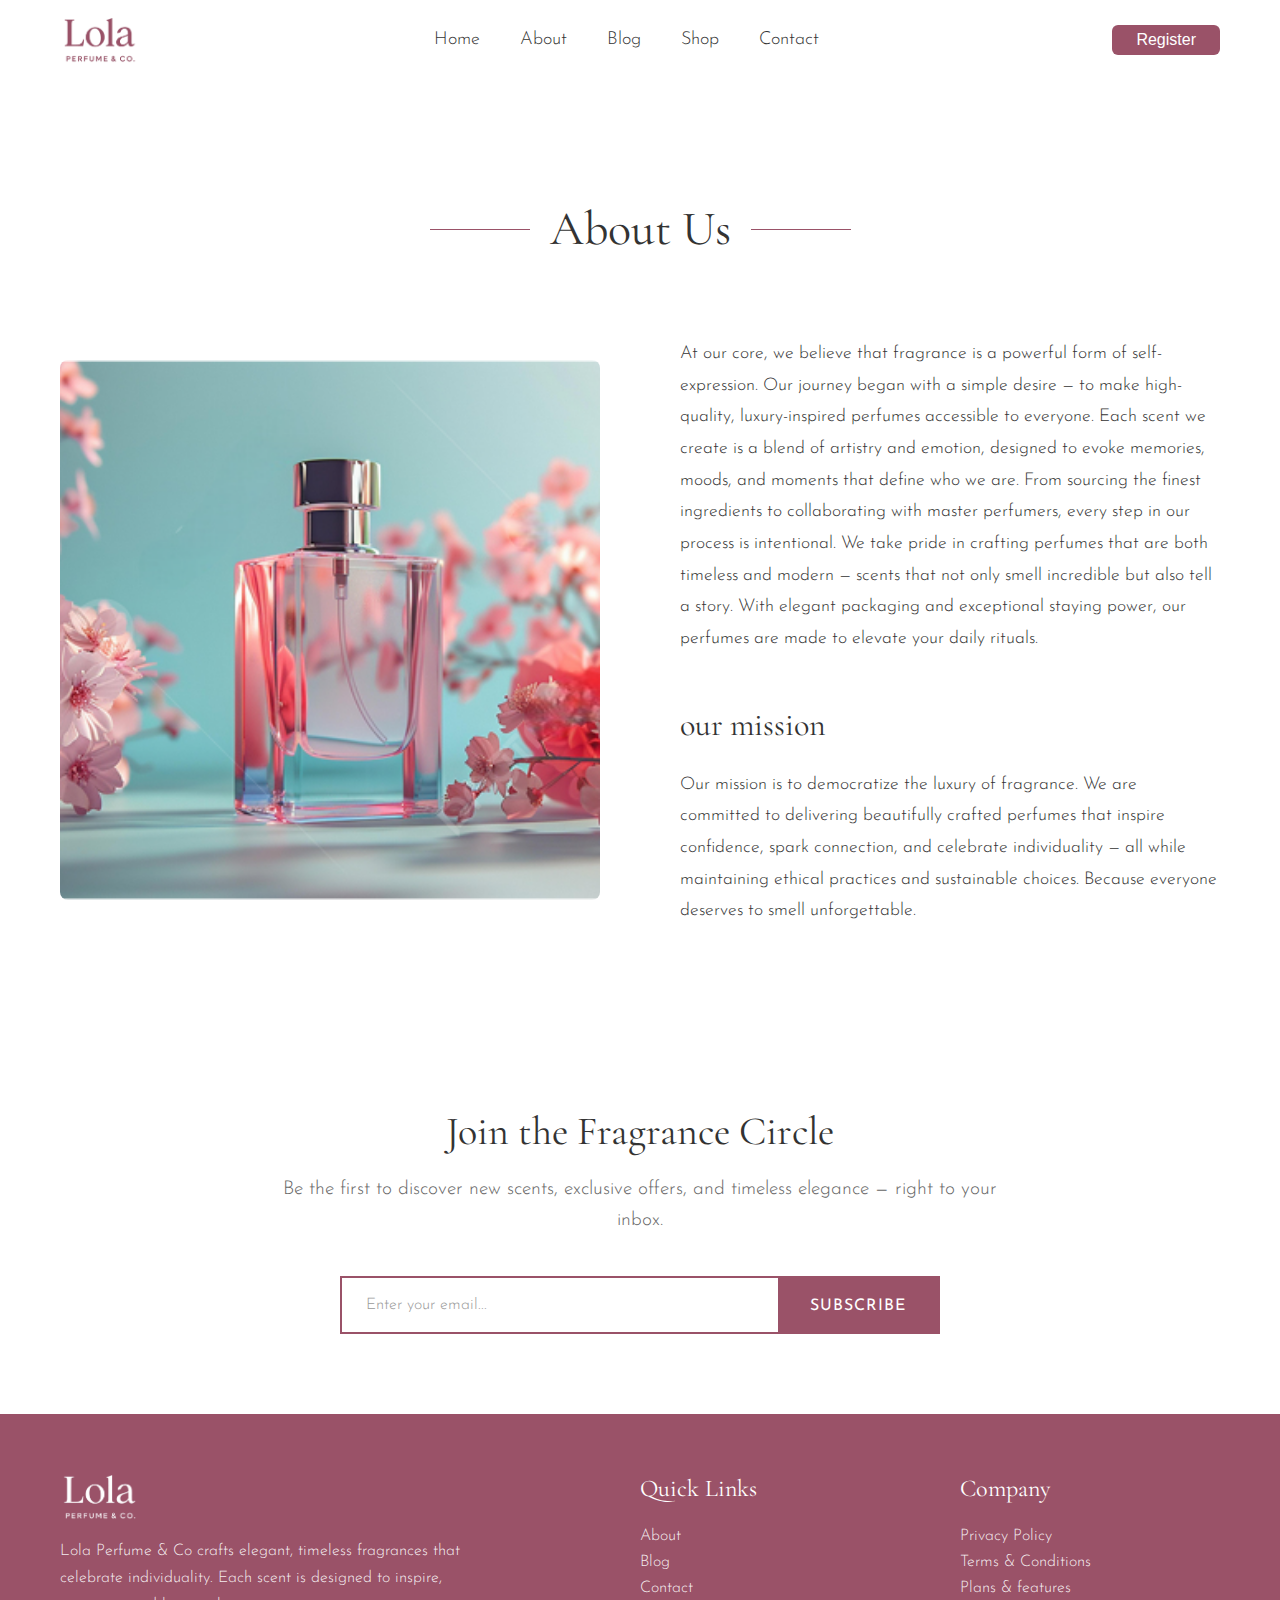
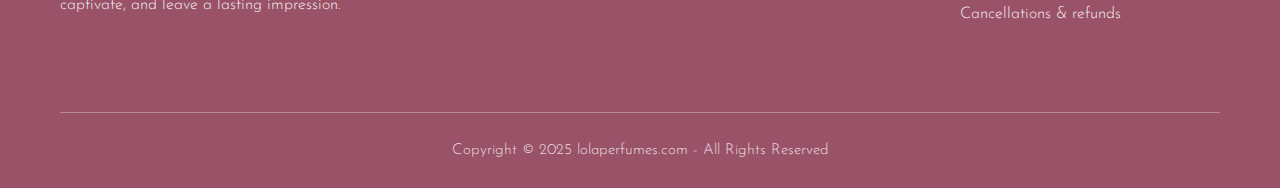
<file: about.html>
<!DOCTYPE html>
<html lang="en">
  <head>
    <meta charset="UTF-8" />
    <meta name="viewport" content="width=device-width, initial-scale=1.0" />
    <title>About Us - Lola Perfume & Co</title>
    <link rel="stylesheet" href="style.css" />
  </head>
  <body>
    <!-- Navigation Bar (copied from index.html) -->
    <nav class="navbar">
      <div class="navbar-container">
        <!-- Logo Section -->
        <div class="logo">
          <img src="/images/logo.png" alt="Lola Logo" class="logo-image" />
        </div>
        <ul class="nav-menu">
          <li class="nav-item">
            <a href="index.html" class="nav-link">Home</a>
          </li>
          <li class="nav-item">
            <a href="about.html" class="nav-link">About</a>
          </li>
          <li class="nav-item">
            <a href="blog.html" class="nav-link">Blog</a>
          </li>
          <li class="nav-item">
            <a href="shop.html" class="nav-link">Shop</a>
          </li>
          <li class="nav-item">
            <a href="contact.html" class="nav-link">Contact</a>
          </li>
          
          <!-- Register Button for Mobile -->
          <li class="nav-item mobile-register">
            <a href="login.html"><button class="register-btn">Register</button></a>
          </li>
        </ul>

        <!-- Register Button for Desktop -->
        <div class="register-section">
            <a href="login.html"><button class="register-btn">Register</button></a>
        </div>

        <!-- Mobile Menu Toggle -->
        <div class="hamburger">
          <span class="bar"></span>
          <span class="bar"></span>
          <span class="bar"></span>
        </div>
      </div>
    </nav>

    <!-- About Hero Section -->
    <section class="about-hero">
      <div class="about-hero-container">
        <div class="about-hero-header">
          <h1 class="about-hero-title">About Us</h1>
        </div>
        
        <div class="about-hero-content">
          <div class="about-hero-image">
            <img src="/images/perfume bg-Photoroom 1.png" alt="Perfume bottles with pink flowers" />
          </div>
          
          <div class="about-hero-text">
            <div class="about-hero-description">
              <p>At our core, we believe that fragrance is a powerful form of self-expression. Our journey began with a simple desire — to make high-quality, luxury-inspired perfumes accessible to everyone. Each scent we create is a blend of artistry and emotion, designed to evoke memories, moods, and moments that define who we are. From sourcing the finest ingredients to collaborating with master perfumers, every step in our process is intentional. We take pride in crafting perfumes that are both timeless and modern — scents that not only smell incredible but also tell a story. With elegant packaging and exceptional staying power, our perfumes are made to elevate your daily rituals.</p>
            </div>
            
            <div class="about-mission-section">
              <h2 class="about-mission-title">our mission</h2>
              <p class="about-mission-text">Our mission is to democratize the luxury of fragrance. We are committed to delivering beautifully crafted perfumes that inspire confidence, spark connection, and celebrate individuality — all while maintaining ethical practices and sustainable choices. Because everyone deserves to smell unforgettable.</p>
            </div>
          </div>
        </div>
      </div>
    </section>

    <!-- Newsletter Section (reused from index.html) -->
    <section class="newsletter-section">
      <div class="newsletter-container">
        <div class="newsletter-content">
          <h2 class="newsletter-title">Join the Fragrance Circle</h2>
          <p class="newsletter-subtitle">Be the first to discover new scents, exclusive offers, and timeless elegance — right to your inbox.</p>
          
          <form class="newsletter-form">
            <div class="input-group">
              <input type="email" class="newsletter-input" placeholder="Enter your email..." required>
              <button type="submit" class="newsletter-btn">SUBSCRIBE</button>
            </div>
          </form>
        </div>
      </div>
    </section>

    <!-- Footer Section (reused from index.html) -->
    <footer class="footer">
      <div class="footer-container">
        <div class="footer-content">
          <!-- Logo and Description -->
          <div class="footer-brand">
            <div class="footer-logo">
              <img src="/images/white-logo.png" alt="Lola Logo" class="footer-logo-image">
            </div>
            <p class="footer-description">
              Lola Perfume & Co crafts elegant, timeless fragrances that celebrate individuality. Each scent is designed to inspire, captivate, and leave a lasting impression.
            </p>
          </div>

          <!-- Quick Links -->
          <div class="footer-links">
            <h4 class="footer-heading">Quick Links</h4>
            <ul class="footer-menu">
              <li><a href="about.html" class="footer-link">About</a></li>
              <li><a href="#" class="footer-link">Blog</a></li>
              <li><a href="#" class="footer-link">Contact</a></li>
            </ul>
          </div>

          <!-- Company Links -->
          <div class="footer-links">
            <h4 class="footer-heading">Company</h4>
            <ul class="footer-menu">
              <li><a href="#" class="footer-link">Privacy Policy</a></li>
              <li><a href="#" class="footer-link">Terms & Conditions</a></li>
              <li><a href="#" class="footer-link">Plans & features</a></li>
              <li><a href="#" class="footer-link">Cancellations & refunds</a></li>
            </ul>
          </div>
        </div>

        <!-- Footer Bottom -->
        <div class="footer-bottom">
          <div class="footer-divider"></div>
          <p class="footer-copyright">Copyright © 2025 lolaperfumes.com - All Rights Reserved</p>
        </div>
      </div>
    </footer>

    <script>
      // Mobile menu toggle functionality
      const hamburger = document.querySelector(".hamburger");
      const navMenu = document.querySelector(".nav-menu");

      hamburger.addEventListener("click", () => {
        hamburger.classList.toggle("active");
        navMenu.classList.toggle("active");
      });

      // Close mobile menu when clicking on a link
      document.querySelectorAll(".nav-link").forEach((n) =>
        n.addEventListener("click", () => {
          hamburger.classList.remove("active");
          navMenu.classList.remove("active");
        })
      );

      // Newsletter form submission
      const newsletterForm = document.querySelector(".newsletter-form");
      newsletterForm.addEventListener("submit", (e) => {
        e.preventDefault();
        const email = document.querySelector(".newsletter-input").value;
        alert(`Thank you for subscribing with email: ${email}`);
        document.querySelector(".newsletter-input").value = "";
      });
    </script>

    <style>
      /* About Hero Section Styles */
      .about-hero {
        padding: 120px 0 80px 0;
        background-color: white;
        min-height: 80vh;
        display: flex;
        align-items: center;
      }

      .about-hero-container {
        max-width: 1200px;
        margin: 0 auto;
        padding: 0 20px;
      }

      .about-hero-header {
        text-align: center;
        margin-bottom: 60px;
      }

      .about-hero-title {
        font-size: 3rem;
        font-weight: 400;
        color: #333;
        font-family: 'Cormorant Garamond', serif;
        position: relative;
        display: inline-block;
        margin: 0;
      }

      .about-hero-title::before,
      .about-hero-title::after {
        content: '';
        position: absolute;
        top: 50%;
        width: 100px;
        height: 1px;
        background-color: #9A5268;
      }

      .about-hero-title::before {
        left: -120px;
      }

      .about-hero-title::after {
        right: -120px;
      }

      .about-hero-content {
        display: grid;
        grid-template-columns: 1fr 1fr;
        gap: 80px;
        align-items: center;
      }

      .about-hero-image {
        width: 100%;
      }

      .about-hero-image img {
        width: 100%;
        height: auto;
        border-radius: 8px;
        object-fit: cover;
      }

      .about-hero-text {
        padding: 20px 0;
      }

      .about-hero-description {
        margin-bottom: 50px;
      }

      .about-hero-description p {
        font-size: 1.1rem;
        line-height: 1.8;
        color: #333;
        font-weight: 300;
        font-family: 'Josefin Sans', sans-serif;
      }

      .about-mission-section {
        margin-top: 40px;
      }

      .about-mission-title {
        font-size: 2rem;
        font-weight: 400;
        color: #333;
        margin-bottom: 25px;
        font-family: 'Cormorant Garamond', serif;
        text-transform: lowercase;
      }

      .about-mission-text {
        font-size: 1.1rem;
        line-height: 1.8;
        color: #333;
        font-weight: 300;
        font-family: 'Josefin Sans', sans-serif;
      }

      /* Mobile Responsive for About Hero */
      @media screen and (max-width: 1000px) {
        .about-hero-content {
          grid-template-columns: 1fr;
          gap: 50px;
        }

        .about-hero-title::before,
        .about-hero-title::after {
          width: 80px;
        }

        .about-hero-title::before {
          left: -100px;
        }

        .about-hero-title::after {
          right: -100px;
        }
      }

      @media screen and (max-width: 768px) {
        .about-hero {
          padding: 100px 0 60px 0;
        }

        .about-hero-header {
          margin-bottom: 40px;
        }

        .about-hero-title {
          font-size: 2.5rem;
        }

        .about-hero-title::before,
        .about-hero-title::after {
          display: none;
        }

        .about-hero-content {
          gap: 40px;
        }

        .about-hero-description {
          margin-bottom: 40px;
        }

        .about-hero-description p,
        .about-mission-text {
          font-size: 1rem;
          line-height: 1.7;
        }

        .about-mission-title {
          font-size: 1.8rem;
          margin-bottom: 20px;
        }
      }

      @media screen and (max-width: 480px) {
        .about-hero {
          padding: 80px 0 50px 0;
        }

        .about-hero-container {
          padding: 0 15px;
        }

        .about-hero-title {
          font-size: 2rem;
        }

        .about-hero-content {
          gap: 30px;
        }

        .about-hero-description {
          margin-bottom: 30px;
        }

        .about-hero-description p,
        .about-mission-text {
          font-size: 0.95rem;
          line-height: 1.6;
        }

        .about-mission-title {
          font-size: 1.6rem;
          margin-bottom: 15px;
        }
      }
    </style>
  </body>
</html>
</file>
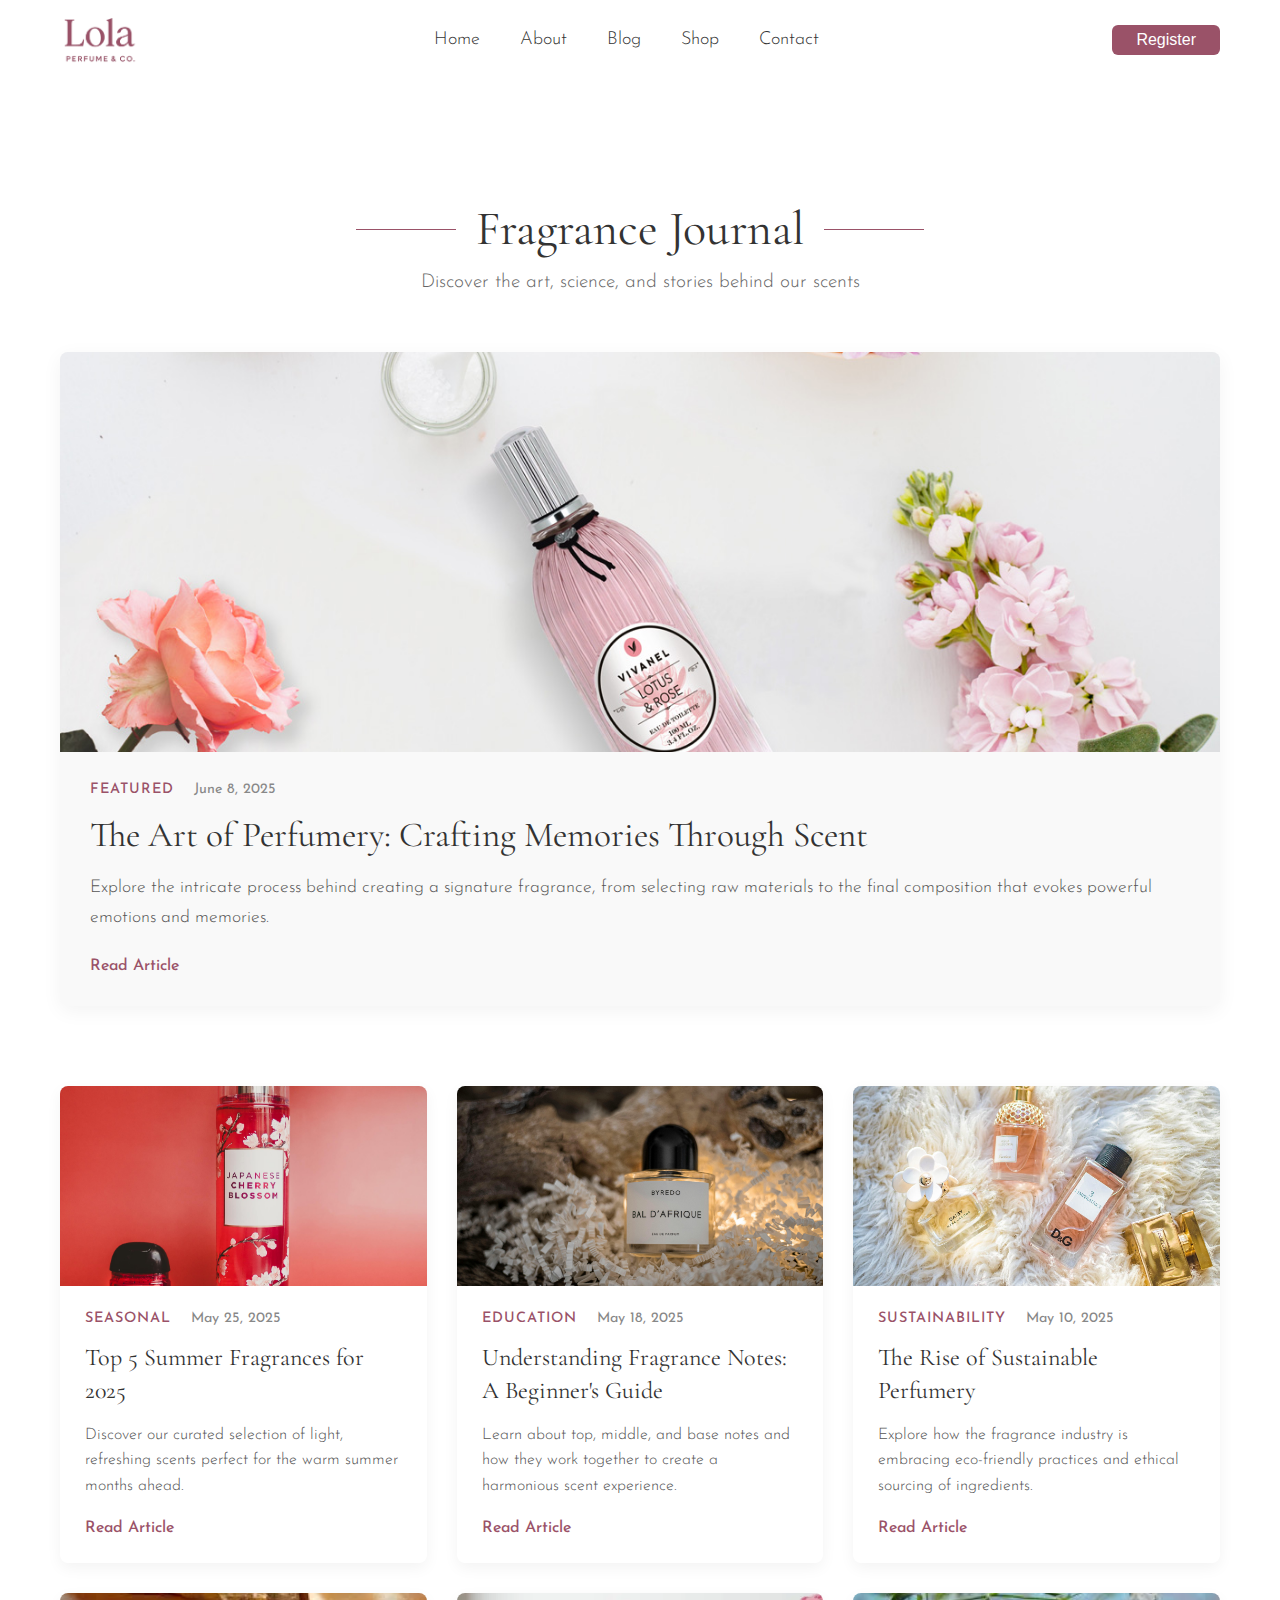
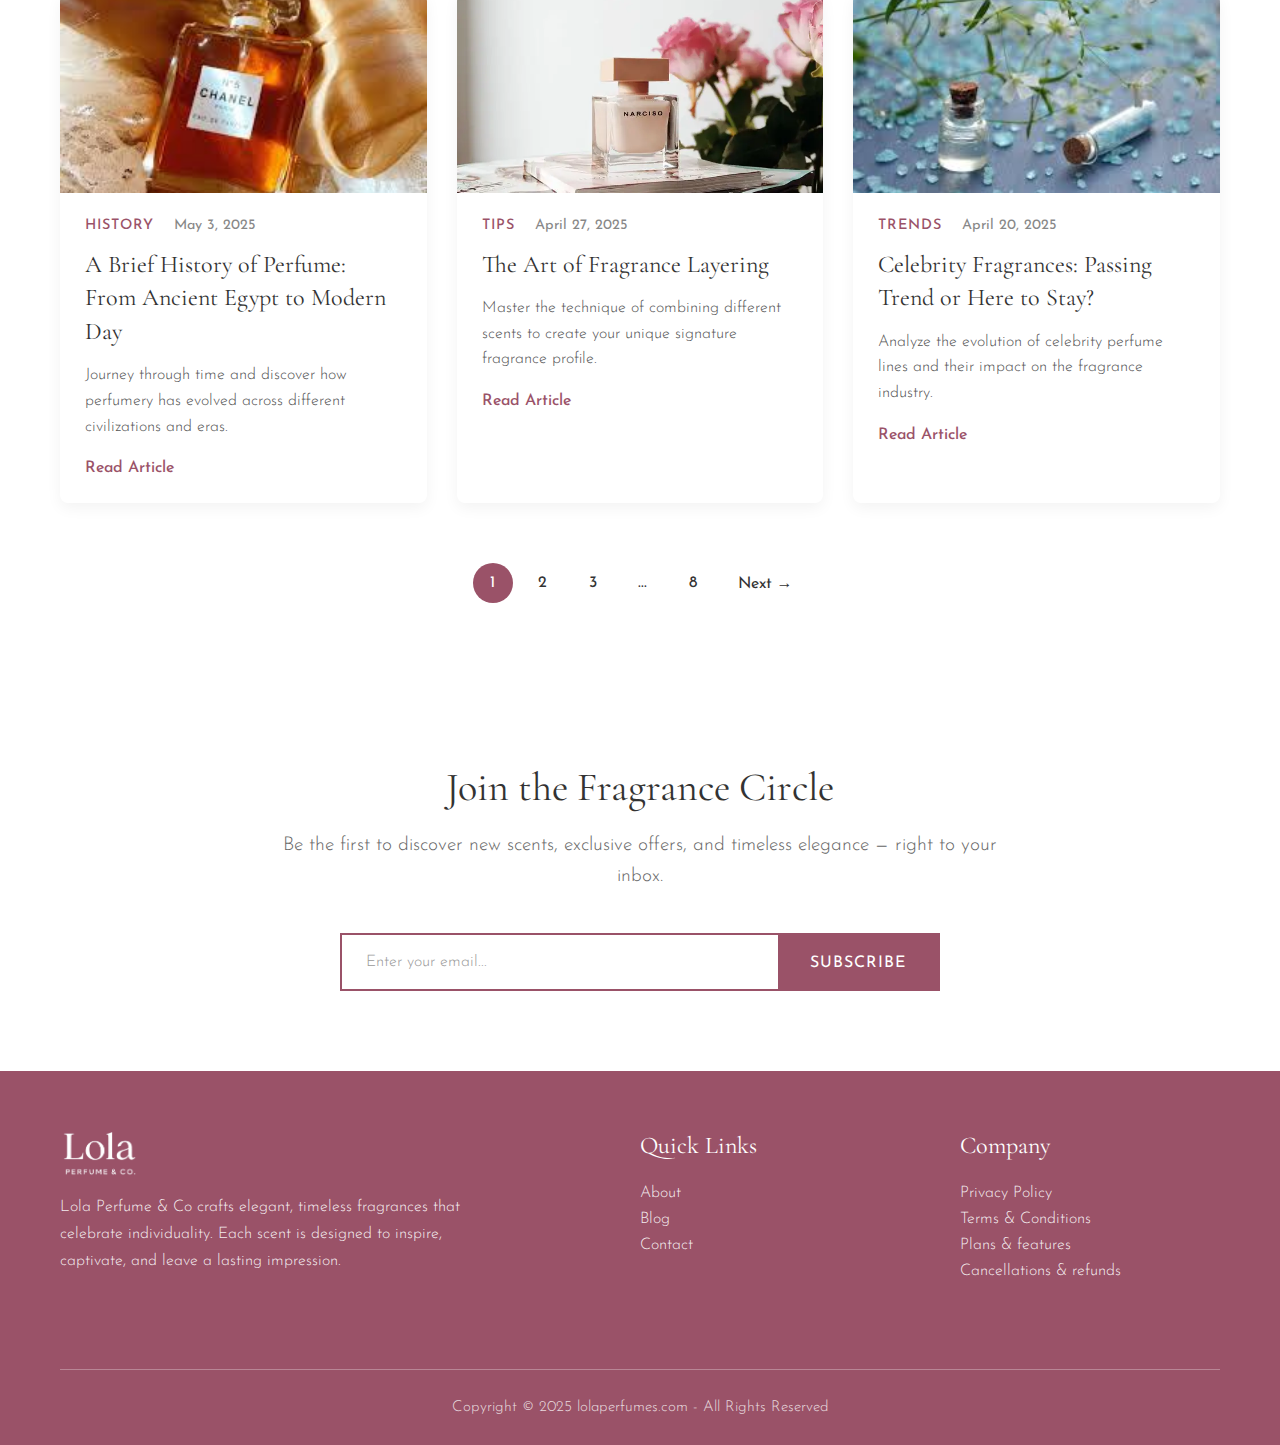
<file: blog.html>
<!DOCTYPE html>
<html lang="en">
  <head>
    <meta charset="UTF-8" />
    <meta name="viewport" content="width=device-width, initial-scale=1.0" />
    <title>Blog - Lola Perfume & Co</title>
    <link rel="stylesheet" href="style.css" />
  </head>
  <body>
    <!-- Navigation Bar -->
    <nav class="navbar">
      <div class="navbar-container">
        <!-- Logo Section -->
        <div class="logo">
          <img src="/images/logo.png" alt="Lola Logo" class="logo-image" />
        </div>
        <ul class="nav-menu">
          <li class="nav-item">
            <a href="index.html" class="nav-link">Home</a>
          </li>
          <li class="nav-item">
            <a href="about.html" class="nav-link">About</a>
          </li>
          <li class="nav-item">
            <a href="blog.html" class="nav-link">Blog</a>
          </li>
          <li class="nav-item">
            <a href="shop.html" class="nav-link">Shop</a>
          </li>
          <li class="nav-item">
            <a href="contact.html" class="nav-link">Contact</a>
          </li>
          
          <!-- Register Button for Mobile -->
          <li class="nav-item mobile-register">
            <a href="login.html"><button class="register-btn">Register</button></a>
          </li>
        </ul>

        <!-- Register Button for Desktop -->
        <div class="register-section">
            <a href="login.html"><button class="register-btn">Register</button></a>
        </div>

        <!-- Mobile Menu Toggle -->
        <div class="hamburger">
          <span class="bar"></span>
          <span class="bar"></span>
          <span class="bar"></span>
        </div>
      </div>
    </nav>

    <!-- Blog Hero Section -->
    <section class="blog-hero">
      <div class="blog-hero-container">
        <div class="blog-hero-header">
          <h1 class="blog-hero-title">Fragrance Journal</h1>
          <p class="blog-hero-subtitle">Discover the art, science, and stories behind our scents</p>
        </div>
        
        <!-- Featured Blog Post -->
        <div class="featured-blog-post">
          <div class="featured-blog-image">
            <img src="/images/img 0.webp" alt="The Art of Perfumery">
          </div>
          <div class="featured-blog-content">
            <div class="blog-post-meta">
              <span class="blog-post-category">Featured</span>
              <span class="blog-post-date">June 8, 2025</span>
            </div>
            <h2 class="featured-blog-title">The Art of Perfumery: Crafting Memories Through Scent</h2>
            <p class="featured-blog-excerpt">Explore the intricate process behind creating a signature fragrance, from selecting raw materials to the final composition that evokes powerful emotions and memories.</p>
            <a href="#" class="blog-read-more">Read Article</a>
          </div>
        </div>
        
        <!-- Blog Posts Grid -->
        <div class="blog-posts-grid">
          <!-- Blog Post 1 -->
          <div class="blog-post-card">
            <div class="blog-post-image">
              <img src="/images/img 1.jpg" alt="Summer Fragrances">
            </div>
            <div class="blog-post-content">
              <div class="blog-post-meta">
                <span class="blog-post-category">Seasonal</span>
                <span class="blog-post-date">May 25, 2025</span>
              </div>
              <h3 class="blog-post-title">Top 5 Summer Fragrances for 2025</h3>
              <p class="blog-post-excerpt">Discover our curated selection of light, refreshing scents perfect for the warm summer months ahead.</p>
              <a href="#" class="blog-read-more">Read Article</a>
            </div>
          </div>
          
          <!-- Blog Post 2 -->
          <div class="blog-post-card">
            <div class="blog-post-image">
              <img src="/images/img 2.jpg" alt="Fragrance Notes">
            </div>
            <div class="blog-post-content">
              <div class="blog-post-meta">
                <span class="blog-post-category">Education</span>
                <span class="blog-post-date">May 18, 2025</span>
              </div>
              <h3 class="blog-post-title">Understanding Fragrance Notes: A Beginner's Guide</h3>
              <p class="blog-post-excerpt">Learn about top, middle, and base notes and how they work together to create a harmonious scent experience.</p>
              <a href="#" class="blog-read-more">Read Article</a>
            </div>
          </div>
          
          <!-- Blog Post 3 -->
          <div class="blog-post-card">
            <div class="blog-post-image">
              <img src="/images/img 3.jpg" alt="Sustainable Perfumery">
            </div>
            <div class="blog-post-content">
              <div class="blog-post-meta">
                <span class="blog-post-category">Sustainability</span>
                <span class="blog-post-date">May 10, 2025</span>
              </div>
              <h3 class="blog-post-title">The Rise of Sustainable Perfumery</h3>
              <p class="blog-post-excerpt">Explore how the fragrance industry is embracing eco-friendly practices and ethical sourcing of ingredients.</p>
              <a href="#" class="blog-read-more">Read Article</a>
            </div>
          </div>
          
          <!-- Blog Post 4 -->
          <div class="blog-post-card">
            <div class="blog-post-image">
              <img src="/images/img 4.jpg" alt="Perfume History">
            </div>
            <div class="blog-post-content">
              <div class="blog-post-meta">
                <span class="blog-post-category">History</span>
                <span class="blog-post-date">May 3, 2025</span>
              </div>
              <h3 class="blog-post-title">A Brief History of Perfume: From Ancient Egypt to Modern Day</h3>
              <p class="blog-post-excerpt">Journey through time and discover how perfumery has evolved across different civilizations and eras.</p>
              <a href="#" class="blog-read-more">Read Article</a>
            </div>
          </div>
          
          <!-- Blog Post 5 -->
          <div class="blog-post-card">
            <div class="blog-post-image">
              <img src="/images/img 5.webp" alt="Fragrance Layering">
            </div>
            <div class="blog-post-content">
              <div class="blog-post-meta">
                <span class="blog-post-category">Tips</span>
                <span class="blog-post-date">April 27, 2025</span>
              </div>
              <h3 class="blog-post-title">The Art of Fragrance Layering</h3>
              <p class="blog-post-excerpt">Master the technique of combining different scents to create your unique signature fragrance profile.</p>
              <a href="#" class="blog-read-more">Read Article</a>
            </div>
          </div>
          
          <!-- Blog Post 6 -->
          <div class="blog-post-card">
            <div class="blog-post-image">
              <img src="/images/img 6.jpg" alt="Celebrity Fragrances">
            </div>
            <div class="blog-post-content">
              <div class="blog-post-meta">
                <span class="blog-post-category">Trends</span>
                <span class="blog-post-date">April 20, 2025</span>
              </div>
              <h3 class="blog-post-title">Celebrity Fragrances: Passing Trend or Here to Stay?</h3>
              <p class="blog-post-excerpt">Analyze the evolution of celebrity perfume lines and their impact on the fragrance industry.</p>
              <a href="#" class="blog-read-more">Read Article</a>
            </div>
          </div>
        </div>
        
        <!-- Pagination -->
        <div class="blog-pagination">
          <a href="#" class="pagination-active">1</a>
          <a href="#">2</a>
          <a href="#">3</a>
          <span class="pagination-dots">...</span>
          <a href="#">8</a>
          <a href="#" class="pagination-next">Next →</a>
        </div>
      </div>
    </section>

    <!-- Newsletter Section -->
    <section class="newsletter-section">
      <div class="newsletter-container">
        <div class="newsletter-content">
          <h2 class="newsletter-title">Join the Fragrance Circle</h2>
          <p class="newsletter-subtitle">Be the first to discover new scents, exclusive offers, and timeless elegance — right to your inbox.</p>
          
          <form class="newsletter-form">
            <div class="input-group">
              <input type="email" class="newsletter-input" placeholder="Enter your email..." required>
              <button type="submit" class="newsletter-btn">SUBSCRIBE</button>
            </div>
          </form>
        </div>
      </div>
    </section>

    <!-- Footer Section -->
    <footer class="footer">
      <div class="footer-container">
        <div class="footer-content">
          <!-- Logo and Description -->
          <div class="footer-brand">
            <div class="footer-logo">
              <img src="/images/white-logo.png" alt="Lola Logo" class="footer-logo-image">
            </div>
            <p class="footer-description">
              Lola Perfume & Co crafts elegant, timeless fragrances that celebrate individuality. Each scent is designed to inspire, captivate, and leave a lasting impression.
            </p>
          </div>

          <!-- Quick Links -->
          <div class="footer-links">
            <h4 class="footer-heading">Quick Links</h4>
            <ul class="footer-menu">
              <li><a href="about.html" class="footer-link">About</a></li>
              <li><a href="blog.html" class="footer-link">Blog</a></li>
              <li><a href="contact.html" class="footer-link">Contact</a></li>
            </ul>
          </div>

          <!-- Company Links -->
          <div class="footer-links">
            <h4 class="footer-heading">Company</h4>
            <ul class="footer-menu">
              <li><a href="#" class="footer-link">Privacy Policy</a></li>
              <li><a href="#" class="footer-link">Terms & Conditions</a></li>
              <li><a href="#" class="footer-link">Plans & features</a></li>
              <li><a href="#" class="footer-link">Cancellations & refunds</a></li>
            </ul>
          </div>
        </div>

        <!-- Footer Bottom -->
        <div class="footer-bottom">
          <div class="footer-divider"></div>
          <p class="footer-copyright">Copyright © 2025 lolaperfumes.com - All Rights Reserved</p>
        </div>
      </div>
    </footer>

    <script>
      // Mobile menu toggle functionality
      const hamburger = document.querySelector(".hamburger");
      const navMenu = document.querySelector(".nav-menu");

      hamburger.addEventListener("click", () => {
        hamburger.classList.toggle("active");
        navMenu.classList.toggle("active");
      });

      // Close mobile menu when clicking on a link
      document.querySelectorAll(".nav-link").forEach((n) =>
        n.addEventListener("click", () => {
          hamburger.classList.remove("active");
          navMenu.classList.remove("active");
        })
      );

      // Newsletter form submission
      const newsletterForm = document.querySelector(".newsletter-form");
      newsletterForm.addEventListener("submit", (e) => {
        e.preventDefault();
        const email = document.querySelector(".newsletter-input").value;
        alert(`Thank you for subscribing with email: ${email}`);
        document.querySelector(".newsletter-input").value = "";
      });
    </script>

    <style>
      /* Blog Hero Section Styles */
      .blog-hero {
        padding: 120px 0 80px 0;
        background-color: white;
      }

      .blog-hero-container {
        max-width: 1200px;
        margin: 0 auto;
        padding: 0 20px;
      }

      .blog-hero-header {
        text-align: center;
        margin-bottom: 60px;
      }

      .blog-hero-title {
        font-size: 3rem;
        font-weight: 400;
        color: #333;
        font-family: 'Cormorant Garamond', serif;
        position: relative;
        display: inline-block;
        margin: 0 0 15px 0;
      }

      .blog-hero-title::before,
      .blog-hero-title::after {
        content: '';
        position: absolute;
        top: 50%;
        width: 100px;
        height: 1px;
        background-color: #9A5268;
      }

      .blog-hero-title::before {
        left: -120px;
      }

      .blog-hero-title::after {
        right: -120px;
      }

      .blog-hero-subtitle {
        font-size: 1.2rem;
        color: #666;
        font-weight: 300;
        margin: 0;
        font-family: 'Josefin Sans', sans-serif;
      }

      /* Featured Blog Post */
      .featured-blog-post {
        margin-bottom: 80px;
        background-color: #f9f9f9;
        border-radius: 8px;
        overflow: hidden;
        box-shadow: 0 5px 20px rgba(0, 0, 0, 0.05);
      }

      .featured-blog-image {
        width: 100%;
        height: 400px;
        overflow: hidden;
      }

      .featured-blog-image img {
        width: 100%;
        height: 100%;
        object-fit: cover;
        transition: transform 0.5s ease;
      }

      .featured-blog-post:hover .featured-blog-image img {
        transform: scale(1.05);
      }

      .featured-blog-content {
        padding: 30px;
      }

      .blog-post-meta {
        display: flex;
        gap: 20px;
        margin-bottom: 15px;
      }

      .blog-post-category {
        color: #9A5268;
        font-weight: 500;
        font-size: 0.9rem;
        text-transform: uppercase;
        letter-spacing: 1px;
      }

      .blog-post-date {
        color: #888;
        font-size: 0.9rem;
      }

      .featured-blog-title {
        font-size: 2.2rem;
        font-weight: 400;
        color: #333;
        margin: 0 0 15px 0;
        font-family: 'Cormorant Garamond', serif;
        line-height: 1.3;
      }

      .featured-blog-excerpt {
        font-size: 1.1rem;
        line-height: 1.7;
        color: #555;
        margin-bottom: 25px;
        font-weight: 300;
        font-family: 'Josefin Sans', sans-serif;
      }

      .blog-read-more {
        display: inline-block;
        color: #9A5268;
        font-weight: 500;
        text-decoration: none;
        position: relative;
        padding-bottom: 2px;
        font-family: 'Josefin Sans', sans-serif;
        transition: color 0.3s ease;
      }

      .blog-read-more::after {
        content: '';
        position: absolute;
        width: 0;
        height: 2px;
        bottom: 0;
        left: 0;
        background-color: #9A5268;
        transition: width 0.3s ease;
      }

      .blog-read-more:hover {
        color: #7d4456;
      }

      .blog-read-more:hover::after {
        width: 100%;
      }

      /* Blog Posts Grid */
      .blog-posts-grid {
        display: grid;
        grid-template-columns: repeat(3, 1fr);
        gap: 30px;
        margin-bottom: 60px;
      }

      .blog-post-card {
        background: white;
        border-radius: 8px;
        overflow: hidden;
        box-shadow: 0 5px 15px rgba(0, 0, 0, 0.05);
        transition: transform 0.3s ease, box-shadow 0.3s ease;
      }

      .blog-post-card:hover {
        transform: translateY(-5px);
        box-shadow: 0 10px 25px rgba(0, 0, 0, 0.1);
      }

      .blog-post-image {
        width: 100%;
        height: 200px;
        overflow: hidden;
      }

      .blog-post-image img {
        width: 100%;
        height: 100%;
        object-fit: cover;
        transition: transform 0.5s ease;
      }

      .blog-post-card:hover .blog-post-image img {
        transform: scale(1.05);
      }

      .blog-post-content {
        padding: 25px;
      }

      .blog-post-title {
        font-size: 1.5rem;
        font-weight: 400;
        color: #333;
        margin: 0 0 15px 0;
        font-family: 'Cormorant Garamond', serif;
        line-height: 1.4;
      }

      .blog-post-excerpt {
        font-size: 1rem;
        line-height: 1.6;
        color: #555;
        margin-bottom: 20px;
        font-weight: 300;
        font-family: 'Josefin Sans', sans-serif;
      }

      /* Pagination */
      .blog-pagination {
        display: flex;
        justify-content: center;
        align-items: center;
        gap: 10px;
        margin-top: 40px;
      }

      .blog-pagination a,
      .pagination-dots {
        display: inline-flex;
        align-items: center;
        justify-content: center;
        width: 40px;
        height: 40px;
        border-radius: 50%;
        text-decoration: none;
        color: #333;
        font-family: 'Josefin Sans', sans-serif;
        transition: all 0.3s ease;
      }

      .blog-pagination a:hover {
        background-color: #f0f0f0;
      }

      .pagination-active {
        background-color: #9A5268;
        color: white !important;
      }

      .pagination-next {
        width: auto !important;
        padding: 0 15px;
        border-radius: 20px !important;
      }

      /* Mobile Responsive for Blog */
      @media screen and (max-width: 1000px) {
        .blog-posts-grid {
          grid-template-columns: repeat(2, 1fr);
          gap: 25px;
        }

        .blog-hero-title::before,
        .blog-hero-title::after {
          width: 80px;
        }

        .blog-hero-title::before {
          left: -100px;
        }

        .blog-hero-title::after {
          right: -100px;
        }

        .featured-blog-image {
          height: 350px;
        }

        .featured-blog-title {
          font-size: 2rem;
        }
      }

      @media screen and (max-width: 768px) {
        .blog-hero {
          padding: 100px 0 60px 0;
        }

        .blog-hero-container {
          padding: 0 20px;
        }

        .blog-hero-header {
          margin-bottom: 40px;
        }

        .blog-hero-title {
          font-size: 2.5rem;
        }

        .blog-hero-title::before,
        .blog-hero-title::after {
          display: none;
        }

        .blog-hero-subtitle {
          font-size: 1.1rem;
        }

        .featured-blog-post {
          margin-bottom: 50px;
        }

        .featured-blog-image {
          height: 250px;
        }

        .featured-blog-content {
          padding: 25px;
        }

        .featured-blog-title {
          font-size: 1.8rem;
        }

        .featured-blog-excerpt {
          font-size: 1rem;
        }

        .blog-posts-grid {
          grid-template-columns: 1fr;
          gap: 30px;
        }

        .blog-post-image {
          height: 220px;
        }
      }

      @media screen and (max-width: 480px) {
        .blog-hero {
          padding: 80px 0 50px 0;
        }

        .blog-hero-container {
          padding: 0 15px;
        }

        .blog-hero-title {
          font-size: 2rem;
          margin-bottom: 10px;
        }

        .blog-hero-subtitle {
          font-size: 1rem;
        }

        .featured-blog-image {
          height: 200px;
        }

        .featured-blog-content {
          padding: 20px;
        }

        .featured-blog-title {
          font-size: 1.5rem;
          margin-bottom: 10px;
        }

        .featured-blog-excerpt {
          font-size: 0.95rem;
          margin-bottom: 20px;
        }

        .blog-post-meta {
          gap: 15px;
          margin-bottom: 10px;
        }

        .blog-post-category,
        .blog-post-date {
          font-size: 0.8rem;
        }

        .blog-post-content {
          padding: 20px;
        }

        .blog-post-title {
          font-size: 1.3rem;
          margin-bottom: 10px;
        }

        .blog-post-excerpt {
          font-size: 0.95rem;
          margin-bottom: 15px;
        }

        .blog-pagination {
          gap: 5px;
        }

        .blog-pagination a,
        .pagination-dots {
          width: 35px;
          height: 35px;
          font-size: 0.9rem;
        }
      }
    </style>
  </body>
</html>
</file>
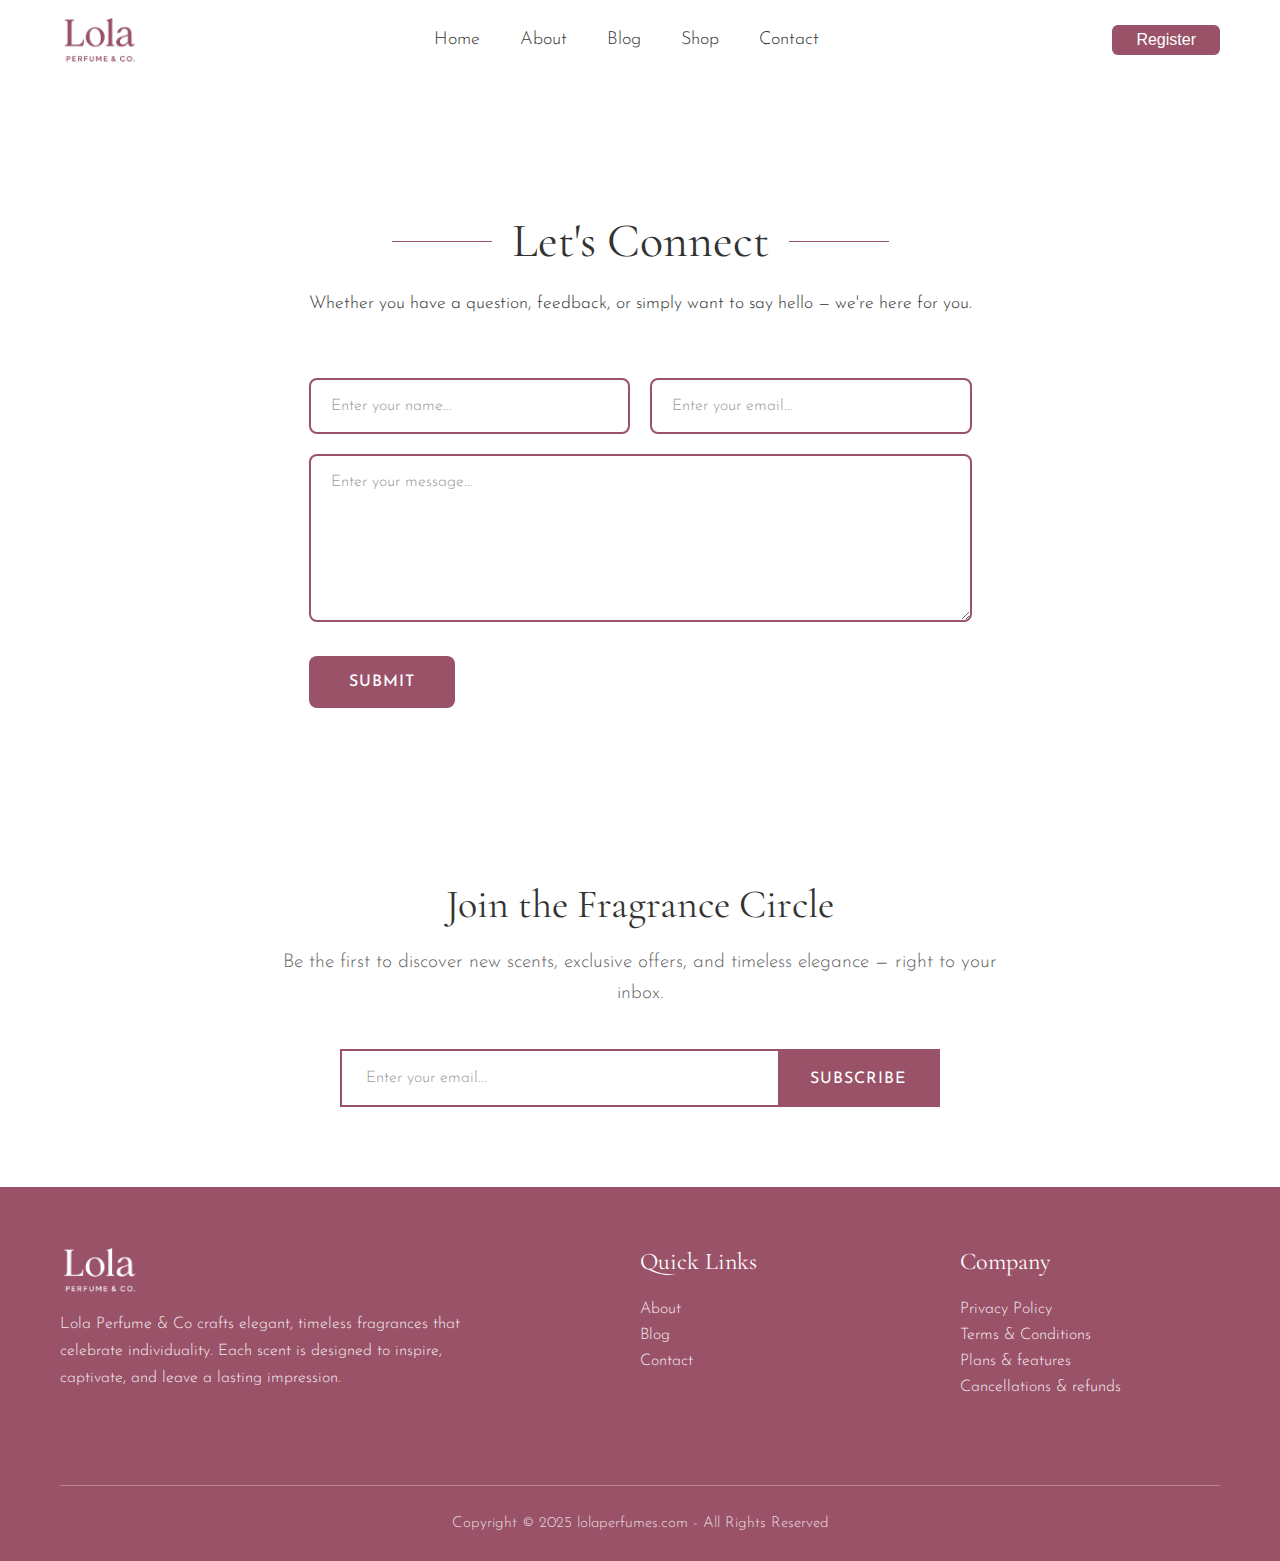
<file: contact.html>
<!DOCTYPE html>
<html lang="en">
  <head>
    <meta charset="UTF-8" />
    <meta name="viewport" content="width=device-width, initial-scale=1.0" />
    <title>Contact Us - Lola Perfume & Co</title>
    <link rel="stylesheet" href="style.css" />
  </head>
  <body>
    <!-- Navigation Bar -->
    <nav class="navbar">
      <div class="navbar-container">
        <!-- Logo Section -->
        <div class="logo">
          <img src="/images/logo.png" alt="Lola Logo" class="logo-image" />
        </div>
        <ul class="nav-menu">
          <li class="nav-item">
            <a href="index.html" class="nav-link">Home</a>
          </li>
          <li class="nav-item">
            <a href="about.html" class="nav-link">About</a>
          </li>
          <li class="nav-item">
            <a href="blog.html
            
            
            " class="nav-link">Blog</a>
          </li>
          <li class="nav-item">
            <a href="shop.html" class="nav-link">Shop</a>
          </li>
          <li class="nav-item">
            <a href="contact.html" class="nav-link">Contact</a>
          </li>
          
          <!-- Register Button for Mobile -->
          <li class="nav-item mobile-register">
            <a href="login.html"><button class="register-btn">Register</button></a>
          </li>
        </ul>

        <!-- Register Button for Desktop -->
        <div class="register-section">
            <a href="login.html"><button class="register-btn">Register</button></a>
        </div>

        <!-- Mobile Menu Toggle -->
        <div class="hamburger">
          <span class="bar"></span>
          <span class="bar"></span>
          <span class="bar"></span>
        </div>
      </div>
    </nav>

    <!-- Contact Hero Section -->
    <section class="contact-hero">
      <div class="contact-hero-container">
        <div class="contact-hero-header">
          <h1 class="contact-hero-title">Let's Connect</h1>
          <p class="contact-hero-subtitle">Whether you have a question, feedback, or simply want to say hello — we're here for you.</p>
        </div>
        
        <form class="contact-form">
          <div class="form-row">
            <div class="form-group">
              <input type="text" class="form-input" placeholder="Enter your name..." required>
            </div>
            <div class="form-group">
              <input type="email" class="form-input" placeholder="Enter your email..." required>
            </div>
          </div>
          
          <div class="form-group">
            <textarea class="form-textarea" placeholder="Enter your message..." rows="8" required></textarea>
          </div>
          
          <button type="submit" class="contact-submit-btn">SUBMIT</button>
        </form>
      </div>
    </section>

    <!-- Newsletter Section -->
    <section class="newsletter-section">
      <div class="newsletter-container">
        <div class="newsletter-content">
          <h2 class="newsletter-title">Join the Fragrance Circle</h2>
          <p class="newsletter-subtitle">Be the first to discover new scents, exclusive offers, and timeless elegance — right to your inbox.</p>
          
          <form class="newsletter-form">
            <div class="input-group">
              <input type="email" class="newsletter-input" placeholder="Enter your email..." required>
              <button type="submit" class="newsletter-btn">SUBSCRIBE</button>
            </div>
          </form>
        </div>
      </div>
    </section>

    <!-- Footer Section -->
    <footer class="footer">
      <div class="footer-container">
        <div class="footer-content">
          <!-- Logo and Description -->
          <div class="footer-brand">
            <div class="footer-logo">
              <img src="/images/white-logo.png" alt="Lola Logo" class="footer-logo-image">
            </div>
            <p class="footer-description">
              Lola Perfume & Co crafts elegant, timeless fragrances that celebrate individuality. Each scent is designed to inspire, captivate, and leave a lasting impression.
            </p>
          </div>

          <!-- Quick Links -->
          <div class="footer-links">
            <h4 class="footer-heading">Quick Links</h4>
            <ul class="footer-menu">
              <li><a href="about.html" class="footer-link">About</a></li>
              <li><a href="#" class="footer-link">Blog</a></li>
              <li><a href="contact.html" class="footer-link">Contact</a></li>
            </ul>
          </div>

          <!-- Company Links -->
          <div class="footer-links">
            <h4 class="footer-heading">Company</h4>
            <ul class="footer-menu">
              <li><a href="#" class="footer-link">Privacy Policy</a></li>
              <li><a href="#" class="footer-link">Terms & Conditions</a></li>
              <li><a href="#" class="footer-link">Plans & features</a></li>
              <li><a href="#" class="footer-link">Cancellations & refunds</a></li>
            </ul>
          </div>
        </div>

        <!-- Footer Bottom -->
        <div class="footer-bottom">
          <div class="footer-divider"></div>
          <p class="footer-copyright">Copyright © 2025 lolaperfumes.com - All Rights Reserved</p>
        </div>
      </div>
    </footer>

    <script>
      // Mobile menu toggle functionality
      const hamburger = document.querySelector(".hamburger");
      const navMenu = document.querySelector(".nav-menu");

      hamburger.addEventListener("click", () => {
        hamburger.classList.toggle("active");
        navMenu.classList.toggle("active");
      });

      // Close mobile menu when clicking on a link
      document.querySelectorAll(".nav-link").forEach((n) =>
        n.addEventListener("click", () => {
          hamburger.classList.remove("active");
          navMenu.classList.remove("active");
        })
      );

      // Contact form submission
      const contactForm = document.querySelector(".contact-form");
      contactForm.addEventListener("submit", (e) => {
        e.preventDefault();
        const name = document.querySelector('input[placeholder="Enter your name..."]').value;
        const email = document.querySelector('input[placeholder="Enter your email..."]').value;
        const message = document.querySelector('.form-textarea').value;
        alert(`Thank you ${name}! Your message has been sent. We'll get back to you at ${email} soon.`);
        contactForm.reset();
      });

      // Newsletter form submission
      const newsletterForm = document.querySelector(".newsletter-form");
      newsletterForm.addEventListener("submit", (e) => {
        e.preventDefault();
        const email = document.querySelector(".newsletter-input").value;
        alert(`Thank you for subscribing with email: ${email}`);
        document.querySelector(".newsletter-input").value = "";
      });
    </script>

    <style>
      /* Contact Hero Section Styles */
      .contact-hero {
        padding: 120px 0 80px 0;
        background-color: white;
        min-height: 80vh;
        display: flex;
        align-items: center;
      }

      .contact-hero-container {
        max-width: 800px;
        margin: 0 auto;
        padding: 0 20px;
      }

      .contact-hero-header {
        text-align: center;
        margin-bottom: 60px;
      }

      .contact-hero-title {
        font-size: 3rem;
        font-weight: 400;
        color: #333;
        font-family: 'Cormorant Garamond', serif;
        position: relative;
        display: inline-block;
        margin: 0 0 20px 0;
      }

      .contact-hero-title::before,
      .contact-hero-title::after {
        content: '';
        position: absolute;
        top: 50%;
        width: 100px;
        height: 1px;
        background-color: #9A5268;
      }

      .contact-hero-title::before {
        left: -120px;
      }

      .contact-hero-title::after {
        right: -120px;
      }

      .contact-hero-subtitle {
        font-size: 1.1rem;
        line-height: 1.6;
        color: #333;
        font-weight: 300;
        font-family: 'Josefin Sans', sans-serif;
        margin: 0;
      }

      /* Contact Form Styles */
      .contact-form {
        max-width: 100%;
      }

      .form-row {
        display: grid;
        grid-template-columns: 1fr 1fr;
        gap: 20px;
        margin-bottom: 20px;
      }

      .form-group {
        width: 100%;
      }

      .form-input,
      .form-textarea {
        width: 100%;
        padding: 18px 20px;
        border: 2px solid #9A5268;
        border-radius: 8px;
        font-size: 16px;
        font-family: 'Josefin Sans', sans-serif;
        color: #333;
        background-color: white;
        outline: none;
        transition: border-color 0.3s ease;
      }

      .form-input:focus,
      .form-textarea:focus {
        border-color: #7d4456;
      }

      .form-input::placeholder,
      .form-textarea::placeholder {
        color: #999;
        font-weight: 300;
      }

      .form-textarea {
        resize: vertical;
        min-height: 150px;
        margin-bottom: 30px;
      }

      .contact-submit-btn {
        background-color: #9A5268;
        color: white;
        border: none;
        padding: 18px 40px;
        border-radius: 8px;
        font-size: 16px;
        font-weight: 500;
        letter-spacing: 1px;
        cursor: pointer;
        transition: all 0.3s ease;
        font-family: 'Josefin Sans', sans-serif;
        text-transform: uppercase;
      }

      .contact-submit-btn:hover {
        background-color: #7d4456;
        transform: translateY(-2px);
        box-shadow: 0 8px 25px rgba(154, 82, 104, 0.3);
      }

      .contact-submit-btn:active {
        transform: translateY(0);
      }

      /* Mobile Responsive for Contact */
      @media screen and (max-width: 768px) {
        .contact-hero {
          padding: 100px 0 60px 0;
        }

        .contact-hero-container {
          padding: 0 20px;
        }

        .contact-hero-header {
          margin-bottom: 40px;
        }

        .contact-hero-title {
          font-size: 2.5rem;
        }

        .contact-hero-title::before,
        .contact-hero-title::after {
          display: none;
        }

        .contact-hero-subtitle {
          font-size: 1rem;
        }

        .form-row {
          grid-template-columns: 1fr;
          gap: 15px;
          margin-bottom: 15px;
        }

        .form-input,
        .form-textarea {
          padding: 16px 18px;
          font-size: 15px;
        }

        .form-textarea {
          margin-bottom: 25px;
          min-height: 120px;
        }

        .contact-submit-btn {
          padding: 16px 32px;
          font-size: 15px;
          width: 100%;
        }
      }

      @media screen and (max-width: 480px) {
        .contact-hero {
          padding: 80px 0 50px 0;
        }

        .contact-hero-container {
          padding: 0 15px;
        }

        .contact-hero-title {
          font-size: 2rem;
          margin-bottom: 15px;
        }

        .contact-hero-subtitle {
          font-size: 0.95rem;
        }

        .form-input,
        .form-textarea {
          padding: 14px 16px;
          font-size: 14px;
        }

        .form-textarea {
          margin-bottom: 20px;
          min-height: 100px;
        }

        .contact-submit-btn {
          padding: 14px 28px;
          font-size: 14px;
        }
      }
    </style>
  </body>
</html>
</file>
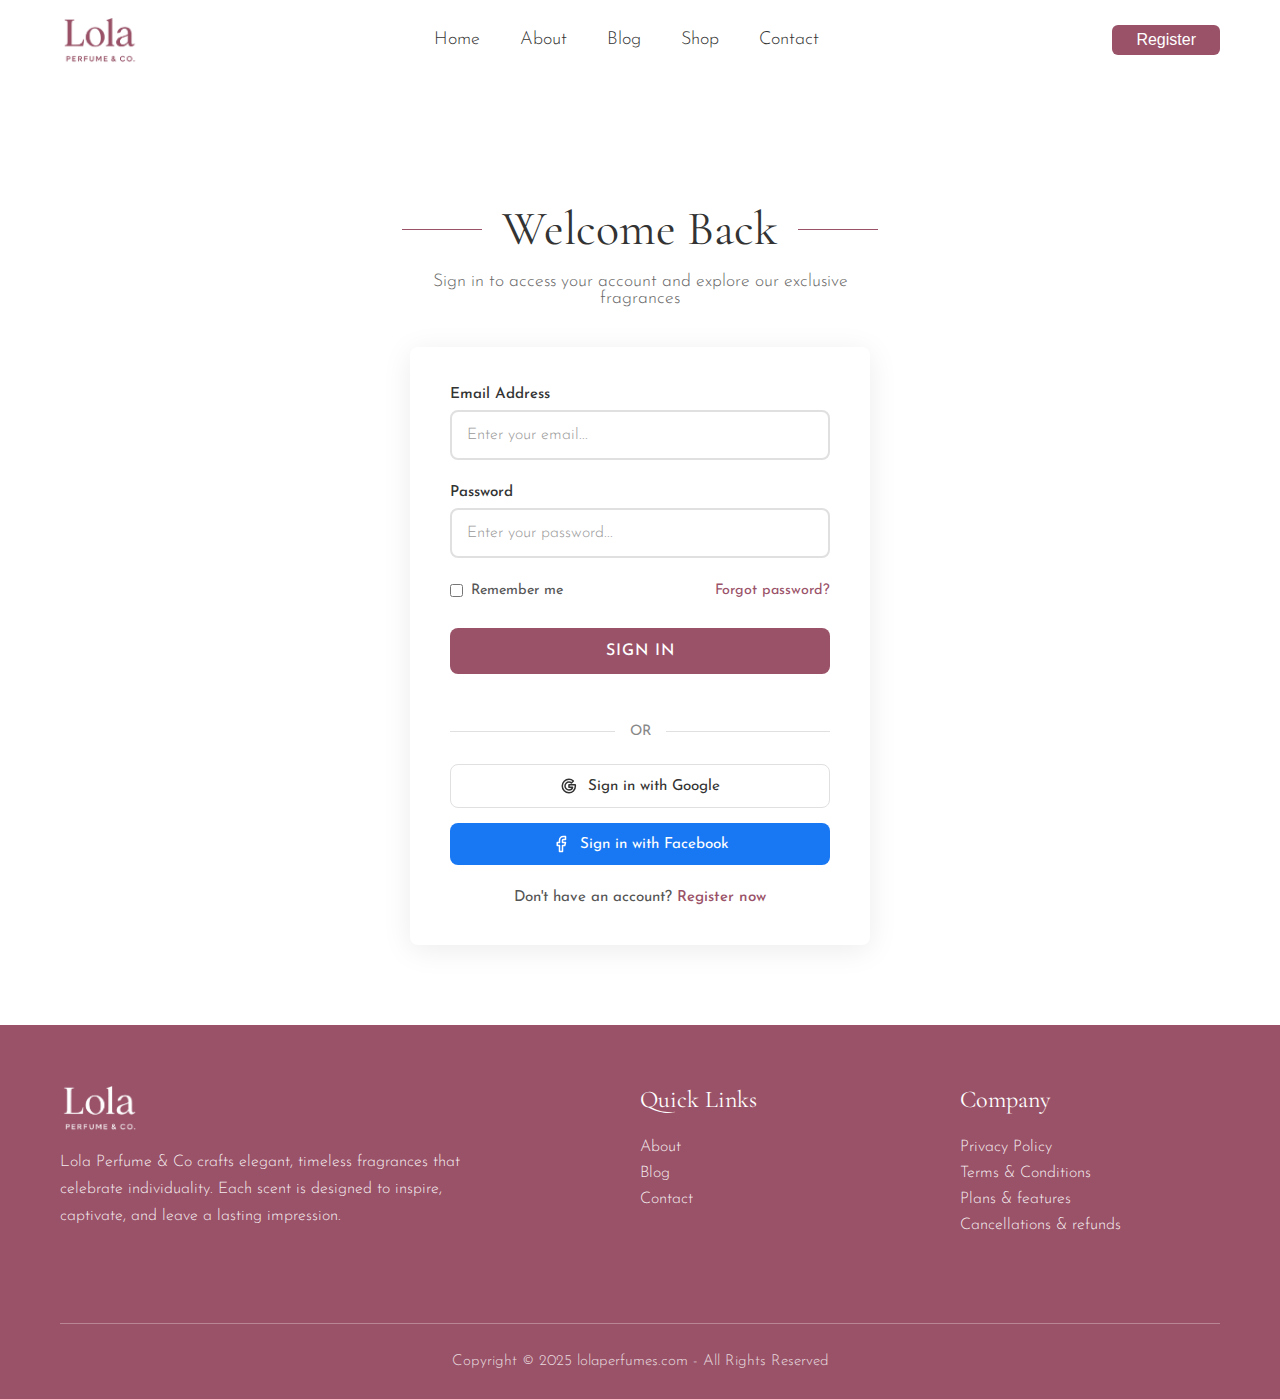
<file: login.html>
<!DOCTYPE html>
<html lang="en">
  <head>
    <meta charset="UTF-8" />
    <meta name="viewport" content="width=device-width, initial-scale=1.0" />
    <title>Login - Lola Perfume & Co</title>
    <link rel="stylesheet" href="style.css" />
  </head>
  <body>
    <!-- Navigation Bar -->
    <nav class="navbar">
      <div class="navbar-container">
        <!-- Logo Section -->
        <div class="logo">
          <img src="/images/logo.png" alt="Lola Logo" class="logo-image" />
        </div>
        <ul class="nav-menu">
          <li class="nav-item">
            <a href="index.html" class="nav-link">Home</a>
          </li>
          <li class="nav-item">
            <a href="about.html" class="nav-link">About</a>
          </li>
          <li class="nav-item">
            <a href="blog.html" class="nav-link">Blog</a>
          </li>
          <li class="nav-item">
            <a href="shop.html" class="nav-link">Shop</a>
          </li>
          <li class="nav-item">
            <a href="contact.html" class="nav-link">Contact</a>
          </li>
          
          <!-- Register Button for Mobile -->
          <li class="nav-item mobile-register">
            <a href="login.html"><button class="register-btn">Register</button></a>
          </li>
        </ul>

        <!-- Register Button for Desktop -->
        <div class="register-section">
            <a href="login.html"><button class="register-btn">Register</button></a>
        </div>

        <!-- Mobile Menu Toggle -->
        <div class="hamburger">
          <span class="bar"></span>
          <span class="bar"></span>
          <span class="bar"></span>
        </div>
      </div>
    </nav>

    <!-- Login Section -->
    <section class="login-section">
      <div class="login-container">
        <div class="login-header">
          <h1 class="login-title">Welcome Back</h1>
          <p class="login-subtitle">Sign in to access your account and explore our exclusive fragrances</p>
        </div>
        
        <div class="login-card">
          <form class="login-form">
            <div class="form-group">
              <label for="email" class="form-label">Email Address</label>
              <input type="email" id="email" class="form-input" placeholder="Enter your email..." required>
            </div>
            
            <div class="form-group">
              <label for="password" class="form-label">Password</label>
              <input type="password" id="password" class="form-input" placeholder="Enter your password..." required>
            </div>
            
            <div class="form-options">
              <div class="remember-me">
                <input type="checkbox" id="remember" class="remember-checkbox">
                <label for="remember" class="remember-label">Remember me</label>
              </div>
              <a href="#" class="forgot-password">Forgot password?</a>
            </div>
            
            <button type="submit" class="login-btn">SIGN IN</button>
            
            <div class="login-divider">
              <span class="divider-line"></span>
              <span class="divider-text">OR</span>
              <span class="divider-line"></span>
            </div>
            
            <div class="social-login">
              <button type="button" class="google-btn">
                <svg xmlns="http://www.w3.org/2000/svg" width="18" height="18" viewBox="0 0 24 24" fill="none" stroke="currentColor" stroke-width="2" stroke-linecap="round" stroke-linejoin="round"><path d="M20.283 10.356h-8.327v3.451h4.792c-.446 2.193-2.313 3.453-4.792 3.453a5.27 5.27 0 0 1-5.279-5.28 5.27 5.27 0 0 1 5.279-5.279c1.259 0 2.397.447 3.29 1.178l2.6-2.599c-1.584-1.381-3.615-2.233-5.89-2.233a8.908 8.908 0 0 0-8.934 8.934 8.907 8.907 0 0 0 8.934 8.934c4.467 0 8.529-3.249 8.529-8.934 0-.528-.081-1.097-.202-1.625z"></path></svg>
                Sign in with Google
              </button>
              <button type="button" class="facebook-btn">
                <svg xmlns="http://www.w3.org/2000/svg" width="18" height="18" viewBox="0 0 24 24" fill="none" stroke="currentColor" stroke-width="2" stroke-linecap="round" stroke-linejoin="round"><path d="M18 2h-3a5 5 0 0 0-5 5v3H7v4h3v8h4v-8h3l1-4h-4V7a1 1 0 0 1 1-1h3z"></path></svg>
                Sign in with Facebook
              </button>
            </div>
            
            <div class="register-prompt">
              <p>Don't have an account? <a href="#" class="register-link">Register now</a></p>
            </div>
          </form>
        </div>
      </div>
    </section>

    <!-- Newsletter Section -->
   
    <!-- Footer Section -->
    <footer class="footer">
      <div class="footer-container">
        <div class="footer-content">
          <!-- Logo and Description -->
          <div class="footer-brand">
            <div class="footer-logo">
              <img src="/images/white-logo.png" alt="Lola Logo" class="footer-logo-image">
            </div>
            <p class="footer-description">
              Lola Perfume & Co crafts elegant, timeless fragrances that celebrate individuality. Each scent is designed to inspire, captivate, and leave a lasting impression.
            </p>
          </div>

          <!-- Quick Links -->
          <div class="footer-links">
            <h4 class="footer-heading">Quick Links</h4>
            <ul class="footer-menu">
              <li><a href="about.html" class="footer-link">About</a></li>
              <li><a href="blog.html" class="footer-link">Blog</a></li>
              <li><a href="contact.html" class="footer-link">Contact</a></li>
            </ul>
          </div>

          <!-- Company Links -->
          <div class="footer-links">
            <h4 class="footer-heading">Company</h4>
            <ul class="footer-menu">
              <li><a href="#" class="footer-link">Privacy Policy</a></li>
              <li><a href="#" class="footer-link">Terms & Conditions</a></li>
              <li><a href="#" class="footer-link">Plans & features</a></li>
              <li><a href="#" class="footer-link">Cancellations & refunds</a></li>
            </ul>
          </div>
        </div>

        <!-- Footer Bottom -->
        <div class="footer-bottom">
          <div class="footer-divider"></div>
          <p class="footer-copyright">Copyright © 2025 lolaperfumes.com - All Rights Reserved</p>
        </div>
      </div>
    </footer>

    <script>
      // Mobile menu toggle functionality
      const hamburger = document.querySelector(".hamburger");
      const navMenu = document.querySelector(".nav-menu");

      hamburger.addEventListener("click", () => {
        hamburger.classList.toggle("active");
        navMenu.classList.toggle("active");
      });

      // Close mobile menu when clicking on a link
      document.querySelectorAll(".nav-link").forEach((n) =>
        n.addEventListener("click", () => {
          hamburger.classList.remove("active");
          navMenu.classList.remove("active");
        })
      );

      // Login form submission
      const loginForm = document.querySelector(".login-form");
      loginForm.addEventListener("submit", (e) => {
        e.preventDefault();
        const email = document.getElementById("email").value;
        alert(`Login attempt for ${email}. This would connect to your authentication system in production.`);
      });

      // Newsletter form submission
      const newsletterForm = document.querySelector(".newsletter-form");
      newsletterForm.addEventListener("submit", (e) => {
        e.preventDefault();
        const email = document.querySelector(".newsletter-input").value;
        alert(`Thank you for subscribing with email: ${email}`);
        document.querySelector(".newsletter-input").value = "";
      });
    </script>

    <style>
      /* Login Section Styles */
      .login-section {
        padding: 120px 0 80px 0;
        background-color: white;
        min-height: 80vh;
        display: flex;
        align-items: center;
      }

      .login-container {
        max-width: 500px;
        margin: 0 auto;
        padding: 0 20px;
      }

      .login-header {
        text-align: center;
        margin-bottom: 40px;
      }

      .login-title {
        font-size: 3rem;
        font-weight: 400;
        color: #333;
        font-family: 'Cormorant Garamond', serif;
        position: relative;
        display: inline-block;
        margin: 0 0 15px 0;
      }

      .login-title::before,
      .login-title::after {
        content: '';
        position: absolute;
        top: 50%;
        width: 80px;
        height: 1px;
        background-color: #9A5268;
      }

      .login-title::before {
        left: -100px;
      }

      .login-title::after {
        right: -100px;
      }

      .login-subtitle {
        font-size: 1.1rem;
        color: #666;
        font-weight: 300;
        margin: 0;
        font-family: 'Josefin Sans', sans-serif;
      }

      .login-card {
        background-color: white;
        border-radius: 8px;
        box-shadow: 0 5px 30px rgba(0, 0, 0, 0.08);
        padding: 40px;
      }

      .login-form {
        width: 100%;
      }

      .form-group {
        margin-bottom: 25px;
      }

      .form-label {
        display: block;
        margin-bottom: 8px;
        font-size: 0.95rem;
        color: #333;
        font-weight: 500;
        font-family: 'Josefin Sans', sans-serif;
      }

      .form-input {
        width: 100%;
        padding: 15px;
        border: 2px solid #e0e0e0;
        border-radius: 8px;
        font-size: 1rem;
        font-family: 'Josefin Sans', sans-serif;
        color: #333;
        background-color: white;
        outline: none;
        transition: border-color 0.3s ease;
      }

      .form-input:focus {
        border-color: #9A5268;
      }

      .form-input::placeholder {
        color: #999;
        font-weight: 300;
      }

      .form-options {
        display: flex;
        justify-content: space-between;
        align-items: center;
        margin-bottom: 30px;
      }

      .remember-me {
        display: flex;
        align-items: center;
      }

      .remember-checkbox {
        margin-right: 8px;
        accent-color: #9A5268;
      }

      .remember-label {
        font-size: 0.9rem;
        color: #555;
        font-family: 'Josefin Sans', sans-serif;
      }

      .forgot-password {
        font-size: 0.9rem;
        color: #9A5268;
        text-decoration: none;
        font-family: 'Josefin Sans', sans-serif;
        transition: color 0.3s ease;
      }

      .forgot-password:hover {
        color: #7d4456;
        text-decoration: underline;
      }

      .login-btn {
        width: 100%;
        background-color: #9A5268;
        color: white;
        border: none;
        padding: 15px;
        border-radius: 8px;
        font-size: 1rem;
        font-weight: 500;
        letter-spacing: 1px;
        cursor: pointer;
        transition: all 0.3s ease;
        font-family: 'Josefin Sans', sans-serif;
        text-transform: uppercase;
        margin-bottom: 25px;
      }

      .login-btn:hover {
        background-color: #7d4456;
        transform: translateY(-2px);
        box-shadow: 0 8px 25px rgba(154, 82, 104, 0.3);
      }

      .login-btn:active {
        transform: translateY(0);
      }

      .login-divider {
        display: flex;
        align-items: center;
        margin: 25px 0;
      }

      .divider-line {
        flex: 1;
        height: 1px;
        background-color: #e0e0e0;
      }

      .divider-text {
        padding: 0 15px;
        color: #888;
        font-size: 0.9rem;
        font-family: 'Josefin Sans', sans-serif;
      }

      .social-login {
        display: flex;
        flex-direction: column;
        gap: 15px;
        margin-bottom: 25px;
      }

      .google-btn,
      .facebook-btn {
        display: flex;
        align-items: center;
        justify-content: center;
        gap: 10px;
        width: 100%;
        padding: 12px;
        border-radius: 8px;
        font-size: 0.95rem;
        font-family: 'Josefin Sans', sans-serif;
        cursor: pointer;
        transition: all 0.3s ease;
      }

      .google-btn {
        background-color: white;
        color: #333;
        border: 1px solid #e0e0e0;
      }

      .facebook-btn {
        background-color: #1877f2;
        color: white;
        border: none;
      }

      .google-btn:hover {
        background-color: #f5f5f5;
      }

      .facebook-btn:hover {
        background-color: #166fe5;
      }

      .register-prompt {
        text-align: center;
        font-size: 0.95rem;
        color: #555;
        font-family: 'Josefin Sans', sans-serif;
      }

      .register-link {
        color: #9A5268;
        text-decoration: none;
        font-weight: 500;
        transition: color 0.3s ease;
      }

      .register-link:hover {
        color: #7d4456;
        text-decoration: underline;
      }

      /* Mobile Responsive for Login */
      @media screen and (max-width: 768px) {
        .login-section {
          padding: 100px 0 60px 0;
        }

        .login-container {
          padding: 0 20px;
        }

        .login-header {
          margin-bottom: 30px;
        }

        .login-title {
          font-size: 2.5rem;
        }

        .login-title::before,
        .login-title::after {
          display: none;
        }

        .login-subtitle {
          font-size: 1rem;
        }

        .login-card {
          padding: 30px;
        }

        .form-group {
          margin-bottom: 20px;
        }

        .form-input {
          padding: 12px;
          font-size: 0.95rem;
        }

        .form-options {
          margin-bottom: 25px;
        }

        .login-btn {
          padding: 12px;
          font-size: 0.95rem;
        }
      }

      @media screen and (max-width: 480px) {
        .login-section {
          padding: 80px 0 50px 0;
        }

        .login-container {
          padding: 0 15px;
        }

        .login-title {
          font-size: 2rem;
          margin-bottom: 10px;
        }

        .login-subtitle {
          font-size: 0.95rem;
        }

        .login-card {
          padding: 25px 20px;
        }

        .form-label {
          font-size: 0.9rem;
        }

        .form-input {
          padding: 10px;
          font-size: 0.9rem;
        }

        .form-options {
          flex-direction: column;
          align-items: flex-start;
          gap: 15px;
        }

        .forgot-password {
          align-self: flex-end;
        }

        .login-btn {
          padding: 12px;
          font-size: 0.9rem;
        }

        .social-login {
          gap: 12px;
        }

        .google-btn,
        .facebook-btn {
          padding: 10px;
          font-size: 0.9rem;
        }
      }
    </style>
  </body>
</html>
</file>
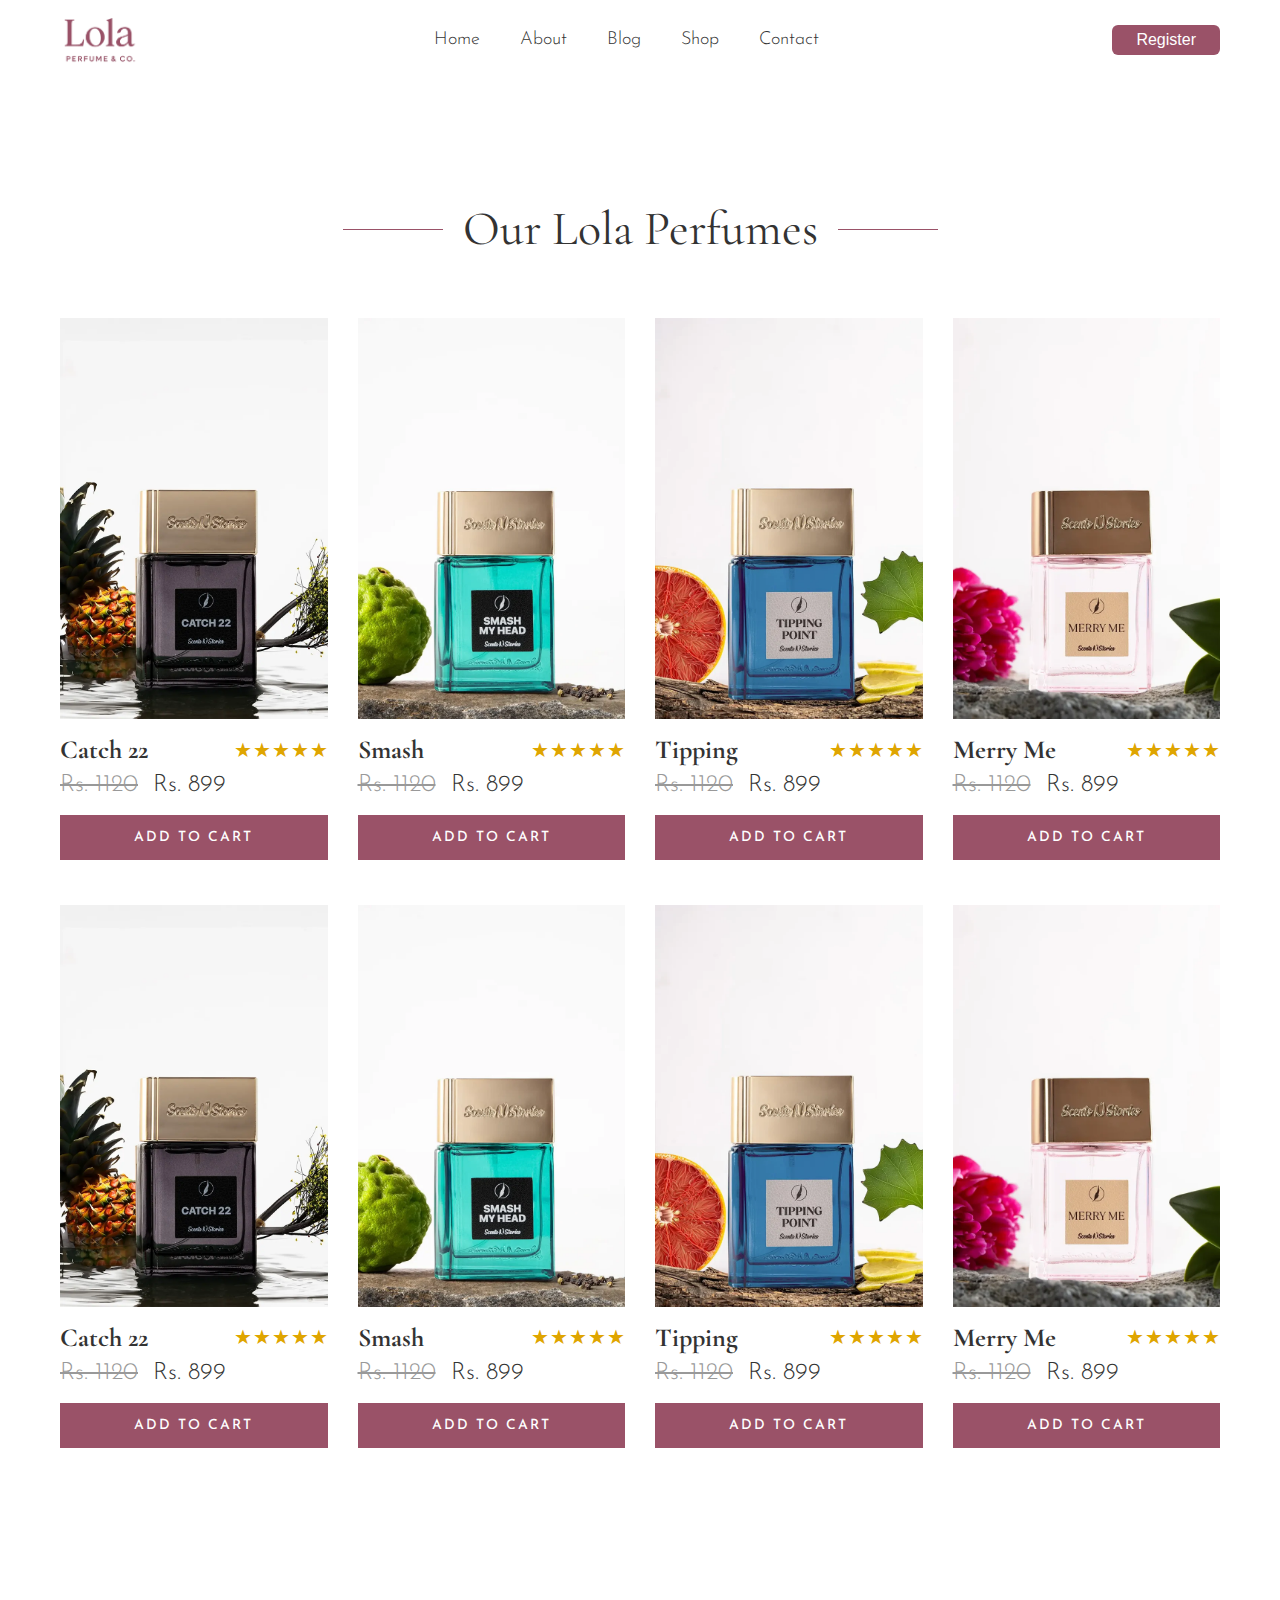
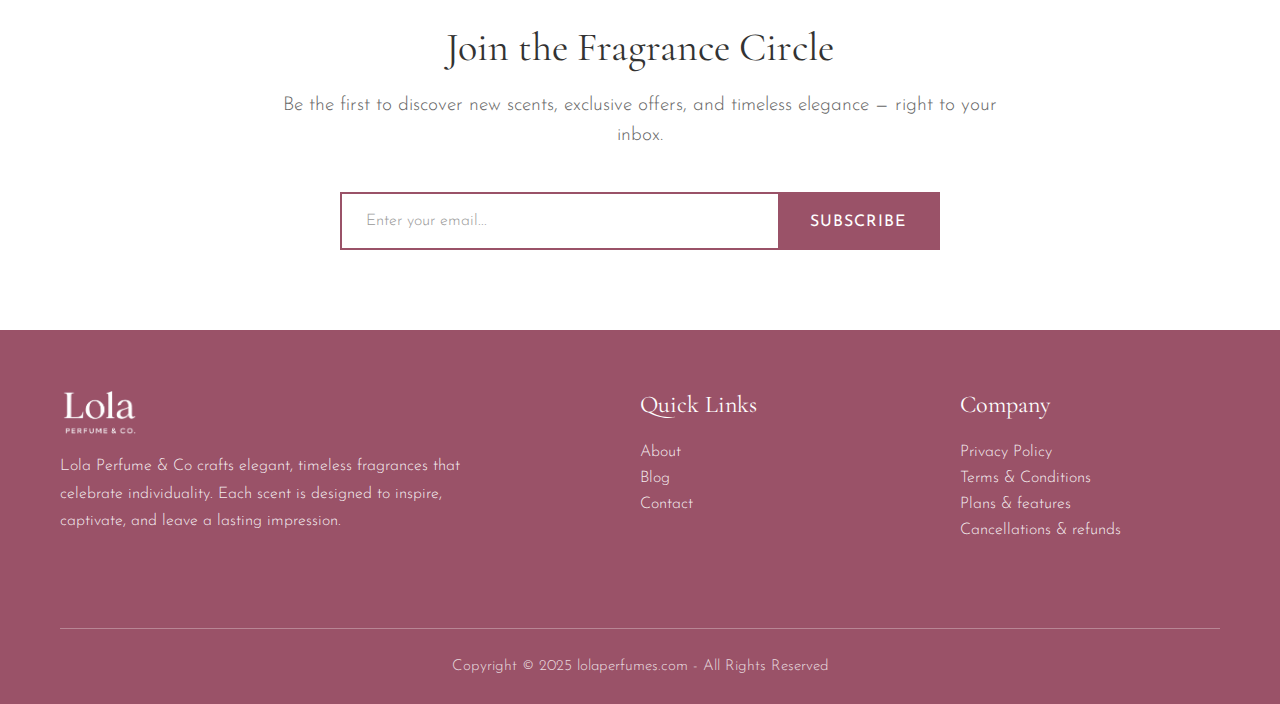
<file: shop.html>
<!DOCTYPE html>
<html lang="en">
  <head>
    <meta charset="UTF-8" />
    <meta name="viewport" content="width=device-width, initial-scale=1.0" />
    <title>Shop - Lola Perfume & Co</title>
    <link rel="stylesheet" href="style.css" />
  </head>
  <body>
    <!-- Navigation Bar -->
    <nav class="navbar">
      <div class="navbar-container">
        <!-- Logo Section -->
        <div class="logo">
          <img src="/images/logo.png" alt="Lola Logo" class="logo-image" />
        </div>
        <ul class="nav-menu">
          <li class="nav-item">
            <a href="index.html" class="nav-link">Home</a>
          </li>
          <li class="nav-item">
            <a href="about.html" class="nav-link">About</a>
          </li>
          <li class="nav-item">
            <a href="blog.html" class="nav-link">Blog</a>
          </li>
          <li class="nav-item">
            <a href="shop.html" class="nav-link">Shop</a>
          </li>
          <li class="nav-item">
            <a href="contact.html" class="nav-link">Contact</a>
          </li>
          
          <!-- Register Button for Mobile -->
          <li class="nav-item mobile-register">
            <a href="login.html"><button class="register-btn">Register</button></a>
          </li>
        </ul>

        <!-- Register Button for Desktop -->
        <div class="register-section">
            <a href="login.html"><button class="register-btn">Register</button></a>
        </div>

        <!-- Mobile Menu Toggle -->
        <div class="hamburger">
          <span class="bar"></span>
          <span class="bar"></span>
          <span class="bar"></span>
        </div>
      </div>
    </nav>

    <!-- Shop Hero Section -->
    <section class="shop-hero">
      <div class="shop-hero-container">
        <div class="shop-hero-header">
          <h1 class="shop-hero-title">Our Lola Perfumes</h1>
        </div>
        
        <div class="shop-products-grid">
          <!-- Product Card 1 -->
          <div class="shop-product-card">
            <div class="shop-product-image">
              <img src="/images/card-img1.webp" alt="Catch 22">
            </div>
            <div class="shop-product-content">
              <div class="shop-product-head">
                <h3>Catch 22</h3>
                <div class="shop-stars">
                  <span class="shop-star">★</span>
                  <span class="shop-star">★</span>
                  <span class="shop-star">★</span>
                  <span class="shop-star">★</span>
                  <span class="shop-star">★</span>
                </div>
              </div>
              <div class="shop-product-price">
                <span class="shop-strike">Rs. 1120</span>
                <span>Rs. 899</span>
              </div>
              <button class="shop-product-button">ADD TO CART</button>
            </div>
          </div>

          <!-- Product Card 2 -->
          <div class="shop-product-card">
            <div class="shop-product-image">
              <img src="/images/card-img2.webp" alt="Smash  ">
              
            </div>
            <div class="shop-product-content">
              <div class="shop-product-head">
                <h3>Smash</h3>
                <div class="shop-stars">
                  <span class="shop-star">★</span>
                  <span class="shop-star">★</span>
                  <span class="shop-star">★</span>
                  <span class="shop-star">★</span>
                  <span class="shop-star">★</span>
                </div>
              </div>
              <div class="shop-product-price">
                <span class="shop-strike">Rs. 1120</span>
                <span>Rs. 899</span>
              </div>
              <button class="shop-product-button">ADD TO CART</button>
            </div>
          </div>

          <!-- Product Card 3 -->
          <div class="shop-product-card">
            <div class="shop-product-image">
              <img src="/images/card-img3.webp" alt="Tipping  ">
             
            </div>
            <div class="shop-product-content">
              <div class="shop-product-head">
                <h3>Tipping</h3>
                <div class="shop-stars">
                  <span class="shop-star">★</span>
                  <span class="shop-star">★</span>
                  <span class="shop-star">★</span>
                  <span class="shop-star">★</span>
                  <span class="shop-star">★</span>
                </div>
              </div>
              <div class="shop-product-price">
                <span class="shop-strike">Rs. 1120</span>
                <span>Rs. 899</span>
              </div>
              <button class="shop-product-button">ADD TO CART</button>
            </div>
          </div>

          <!-- Product Card 4 -->
          <div class="shop-product-card">
            <div class="shop-product-image">
              <img src="/images/card-img4.webp" alt="Merry Me">
            </div>
            <div class="shop-product-content">
              <div class="shop-product-head">
                <h3>Merry Me</h3>
                <div class="shop-stars">
                  <span class="shop-star">★</span>
                  <span class="shop-star">★</span>
                  <span class="shop-star">★</span>
                  <span class="shop-star">★</span>
                  <span class="shop-star">★</span>
                </div>
              </div>
              <div class="shop-product-price">
                <span class="shop-strike">Rs. 1120</span>
                <span>Rs. 899</span>
              </div>
              <button class="shop-product-button">ADD TO CART</button>
            </div>
          </div>

          <!-- Product Card 5 -->
          <div class="shop-product-card">
            <div class="shop-product-image">
              <img src="/images/card-img1.webp" alt="Catch 22 Perfume">
            </div>
            <div class="shop-product-content">
              <div class="shop-product-head">
                <h3>Catch 22</h3>
                <div class="shop-stars">
                  <span class="shop-star">★</span>
                  <span class="shop-star">★</span>
                  <span class="shop-star">★</span>
                  <span class="shop-star">★</span>
                  <span class="shop-star">★</span>
                </div>
              </div>
              <div class="shop-product-price">
                <span class="shop-strike">Rs. 1120</span>
                <span>Rs. 899</span>
              </div>
              <button class="shop-product-button">ADD TO CART</button>
            </div>
          </div>

          <!-- Product Card 6 -->
          <div class="shop-product-card">
            <div class="shop-product-image">
              <img src="/images/card-img2.webp" alt="Catch 22 Perfume">
            </div>
            <div class="shop-product-content">
              <div class="shop-product-head">
                <h3>Smash</h3>
                <div class="shop-stars">
                  <span class="shop-star">★</span>
                  <span class="shop-star">★</span>
                  <span class="shop-star">★</span>
                  <span class="shop-star">★</span>
                  <span class="shop-star">★</span>
                </div>
              </div>
              <div class="shop-product-price">
                <span class="shop-strike">Rs. 1120</span>
                <span>Rs. 899</span>
              </div>
              <button class="shop-product-button">ADD TO CART</button>
            </div>
          </div>

          <!-- Product Card 7 -->
          <div class="shop-product-card">
            <div class="shop-product-image">
              <img src="/images/card-img3.webp" alt="Testicle 22 Perfume">

            </div>
            <div class="shop-product-content">
              <div class="shop-product-head">
                <h3>Tipping
                </h3>
                <div class="shop-stars">
                  <span class="shop-star">★</span>
                  <span class="shop-star">★</span>
                  <span class="shop-star">★</span>
                  <span class="shop-star">★</span>
                  <span class="shop-star">★</span>
                </div>
              </div>
              <div class="shop-product-price">
                <span class="shop-strike">Rs. 1120</span>
                <span>Rs. 899</span>
              </div>
              <button class="shop-product-button">ADD TO CART</button>
            </div>
          </div>

          <!-- Product Card 8 -->
          <div class="shop-product-card">
            <div class="shop-product-image">
              <img src="/images/card-img4.webp" alt="Smash Perfume">
            </div>
            <div class="shop-product-content">
              <div class="shop-product-head">
                <h3>Merry Me</h3>
                <div class="shop-stars">
                  <span class="shop-star">★</span>
                  <span class="shop-star">★</span>
                  <span class="shop-star">★</span>
                  <span class="shop-star">★</span>
                  <span class="shop-star">★</span>
                </div>
              </div>
              <div class="shop-product-price">
                <span class="shop-strike">Rs. 1120</span>
                <span>Rs. 899</span>
              </div>
              <button class="shop-product-button">ADD TO CART</button>
            </div>
          </div>
        </div>
      </div>
    </section>

    <!-- Newsletter Section -->
    <section class="newsletter-section">
      <div class="newsletter-container">
        <div class="newsletter-content">
          <h2 class="newsletter-title">Join the Fragrance Circle</h2>
          <p class="newsletter-subtitle">Be the first to discover new scents, exclusive offers, and timeless elegance — right to your inbox.</p>
          
          <form class="newsletter-form">
            <div class="input-group">
              <input type="email" class="newsletter-input" placeholder="Enter your email..." required>
              <button type="submit" class="newsletter-btn">SUBSCRIBE</button>
            </div>
          </form>
        </div>
      </div>
    </section>

    <!-- Footer Section -->
    <footer class="footer">
      <div class="footer-container">
        <div class="footer-content">
          <!-- Logo and Description -->
          <div class="footer-brand">
            <div class="footer-logo">
              <img src="/images/white-logo.png" alt="Lola Logo" class="footer-logo-image">
            </div>
            <p class="footer-description">
              Lola Perfume & Co crafts elegant, timeless fragrances that celebrate individuality. Each scent is designed to inspire, captivate, and leave a lasting impression.
            </p>
          </div>

          <!-- Quick Links -->
          <div class="footer-links">
            <h4 class="footer-heading">Quick Links</h4>
            <ul class="footer-menu">
              <li><a href="about.html" class="footer-link">About</a></li>
              <li><a href="#" class="footer-link">Blog</a></li>
              <li><a href="contact.html" class="footer-link">Contact</a></li>
            </ul>
          </div>

          <!-- Company Links -->
          <div class="footer-links">
            <h4 class="footer-heading">Company</h4>
            <ul class="footer-menu">
              <li><a href="#" class="footer-link">Privacy Policy</a></li>
              <li><a href="#" class="footer-link">Terms & Conditions</a></li>
              <li><a href="#" class="footer-link">Plans & features</a></li>
              <li><a href="#" class="footer-link">Cancellations & refunds</a></li>
            </ul>
          </div>
        </div>

        <!-- Footer Bottom -->
        <div class="footer-bottom">
          <div class="footer-divider"></div>
          <p class="footer-copyright">Copyright © 2025 lolaperfumes.com - All Rights Reserved</p>
        </div>
      </div>
    </footer>

    <script>
      // Mobile menu toggle functionality
      const hamburger = document.querySelector(".hamburger");
      const navMenu = document.querySelector(".nav-menu");

      hamburger.addEventListener("click", () => {
        hamburger.classList.toggle("active");
        navMenu.classList.toggle("active");
      });

      // Close mobile menu when clicking on a link
      document.querySelectorAll(".nav-link").forEach((n) =>
        n.addEventListener("click", () => {
          hamburger.classList.remove("active");
          navMenu.classList.remove("active");
        })
      );

      // Add to cart functionality
      document.querySelectorAll(".shop-product-button").forEach((button) => {
        button.addEventListener("click", (e) => {
          const productCard = e.target.closest(".shop-product-card");
          const productName = productCard.querySelector("h3").textContent;
          const productPrice = productCard.querySelector(".shop-product-price span:last-child").textContent;
          alert(`${productName} (${productPrice}) has been added to your cart!`);
        });
      });

      // Newsletter form submission
      const newsletterForm = document.querySelector(".newsletter-form");
      newsletterForm.addEventListener("submit", (e) => {
        e.preventDefault();
        const email = document.querySelector(".newsletter-input").value;
        alert(`Thank you for subscribing with email: ${email}`);
        document.querySelector(".newsletter-input").value = "";
      });
    </script>

    <style>
      /* Shop Hero Section Styles */
      .shop-hero {
        padding: 120px 0 80px 0;
        background-color: white;
      }

      .shop-hero-container {
        max-width: 1200px;
        margin: 0 auto;
        padding: 0 20px;
      }

      .shop-hero-header {
        text-align: center;
        margin-bottom: 60px;
      }

      .shop-hero-title {
        font-size: 3rem;
        font-weight: 400;
        color: #333;
        font-family: 'Cormorant Garamond', serif;
        position: relative;
        display: inline-block;
        margin: 0;
      }

      .shop-hero-title::before,
      .shop-hero-title::after {
        content: '';
        position: absolute;
        top: 50%;
        width: 100px;
        height: 1px;
        background-color: #9A5268;
      }

      .shop-hero-title::before {
        left: -120px;
      }

      .shop-hero-title::after {
        right: -120px;
      }

      /* Shop Products Grid */
      .shop-products-grid {
        display: grid;
        grid-template-columns: repeat(4, 1fr);
        gap: 30px;
        justify-items: center;
      }

      .shop-product-card {
        background: white;
        transition: transform 0.3s ease;
        width: 100%;
        max-width: 270px;
        position: relative;
      }

      .shop-product-card:hover {
        transform: translateY(-5px);
      }

      .shop-product-image {
        width: 100%;
        position: relative;
      }

      .shop-product-image img {
        width: 100%;
        height: auto;
        display: block;
      }

      .sale-badge {
        position: absolute;
        top: 10px;
        right: 10px;
        background-color: #e74c3c;
        color: white;
        padding: 4px 8px;
        font-size: 12px;
        font-weight: 500;
        border-radius: 4px;
        text-transform: uppercase;
        letter-spacing: 1px;
      }

      .shop-product-content {
        padding: 15px 0;
      }

      .shop-product-head {
        display: flex;
        justify-content: space-between;
        align-items: center;
        margin-bottom: 8px;
      }

      .shop-product-head h3 {
        font-family: 'Cormorant Garamond', serif;
        font-size: 26px;
        margin: 0;
        color: #333;
      }

      .shop-stars {
        display: flex;
        gap: 1px;
        color: #dfa500;
        font-size: 20px;
      }

      .shop-product-price {
        margin: 8px 0px;
        font-weight: 300;
        font-size: 24px;
        color: #333;
      }

      .shop-product-price .shop-strike {
        text-decoration: line-through;
        margin-right: 8px;
        color: #999;
      }

      .shop-product-button {
        background-color: #9A5268;
        color: white;
        border: none;
        padding: 15px 20px;
        border-radius: 0;
        font-size: 14px;
        font-weight: 500;
        cursor: pointer;
        transition: all 0.3s ease;
        letter-spacing: 2px;
        width: 100%;
        text-transform: uppercase;
        margin-top: 10px;
        font-family: 'Josefin Sans', sans-serif;
      }

      .shop-product-button:hover {
        background-color: #7d4456;
        transform: translateY(-2px);
        box-shadow: 0 4px 15px rgba(154, 82, 104, 0.3);
      }

      /* Mobile Responsive for Shop */
      @media screen and (max-width: 1000px) {
        .shop-products-grid {
          grid-template-columns: repeat(3, 1fr);
          gap: 25px;
        }

        .shop-hero-title::before,
        .shop-hero-title::after {
          width: 80px;
        }

        .shop-hero-title::before {
          left: -100px;
        }

        .shop-hero-title::after {
          right: -100px;
        }
      }

      @media screen and (max-width: 768px) {
        .shop-hero {
          padding: 100px 0 60px 0;
        }

        .shop-hero-container {
          padding: 0 20px;
        }

        .shop-hero-header {
          margin-bottom: 40px;
        }

        .shop-hero-title {
          font-size: 2.5rem;
        }

        .shop-hero-title::before,
        .shop-hero-title::after {
          display: none;
        }

        .shop-products-grid {
          grid-template-columns: repeat(2, 1fr);
          gap: 20px;
        }

        .shop-product-card {
          max-width: none;
        }

        .shop-product-head h3 {
          font-size: 22px;
        }

        .shop-stars {
          font-size: 18px;
        }

        .shop-product-price {
          font-size: 20px;
        }

        .shop-product-button {
          padding: 12px 16px;
          font-size: 12px;
          letter-spacing: 1px;
        }
      }

      @media screen and (max-width: 480px) {
        .shop-hero {
          padding: 80px 0 50px 0;
        }

        .shop-hero-container {
          padding: 0 15px;
        }

        .shop-hero-title {
          font-size: 2rem;
        }

        .shop-products-grid {
          grid-template-columns: 1fr;
          gap: 25px;
          max-width: 300px;
          margin: 0 auto;
        }

        .shop-product-card {
          width: 100%;
        }

        .shop-product-head {
          flex-direction: column;
          align-items: flex-start;
          gap: 5px;
        }

        .shop-product-head h3 {
          font-size: 24px;
        }

        .shop-stars {
          font-size: 16px;
        }

        .shop-product-price {
          font-size: 22px;
          margin: 12px 0;
        }

        .shop-product-button {
          padding: 14px 20px;
          font-size: 13px;
          margin-top: 15px;
        }
      }
    </style>
  </body>
</html>
</file>
<file: style.css>
@import url('https://fonts.googleapis.com/css2?family=Cormorant+Garamond:ital,wght@0,300..700;1,300..700&family=Josefin+Sans:ital,wght@0,100..700;1,100..700&display=swap');

* {
    margin: 0;
    padding: 0;
    box-sizing: border-box;
}

body {
    font-family: Josefin Sans;
    background-color: white;
}

.navbar {
    background-color: white;
    z-index: 1000;
}

.navbar-container {
    max-width: 1200px;
    margin: 0 auto;
    padding: 0 20px;
    display: flex;
    justify-content: space-between;
    align-items: center;
    height: 80px;
}

/* Logo Styles */
.logo {
    display: flex;
    align-items: center;
    gap: 12px;
}

.logo-image {
    width: 80px;
    height: 80px;
    object-fit: contain;
}

.logo-text h1 {
    font-size: 32px;
    font-weight: 300;
    color: #9A5268;
    margin: 0;
    line-height: 1;
}

.logo-text p {
    font-size: 10px;
    letter-spacing: 2px;
    color: #9A5268;
    margin: 0;
    text-transform: uppercase;
}

/* Navigation Menu */
.nav-menu {
    display: flex;
    list-style: none;
    gap: 40px;
    margin: 0;
    padding: 0;
    z-index: 1000;
}

.nav-item {
    margin: 0;
}

.nav-link {
    text-decoration: none;
    color: #333;
    font-size: 18px;
    font-weight: 300;
    transition: color 0.3s ease;
    position: relative;
}

.nav-link:hover {
    color: #9A5268;
}

.nav-link::after {
    content: '';
    position: absolute;
    width: 0;
    height: 2px;
    bottom: -5px;
    left: 0;
    background-color: #9A5268;
    transition: width 0.3s ease;
}

.nav-link:hover::after {
    width: 100%;
}

/* Register Button */

/* Hide mobile register by default */
.mobile-register {
    display: none;
}

.register-section {
    display: flex;
    align-items: center;
}

.register-btn {
    background-color: #9A5268;
    color: white;
    border: none;
    padding: 6px 24px;
    border-radius: 6px;
    font-size: 16px;
    font-weight: 500;
    cursor: pointer;
    transition: background-color 0.3s ease, transform 0.2s ease;
}

.register-btn:hover {
    background-color: #7d4456;
    transform: translateY(-1px);
}

.register-btn:active {
    transform: translateY(0);
}

/* Mobile Menu Toggle */
.hamburger {
    display: none;
    flex-direction: column;
    cursor: pointer;
    gap: 4px;
}

.bar {
    width: 25px;
    height: 2px;
    background-color: #333;
    transition: 0.3s;
    border-radius: 2px;
}

/* Hero Section */
.hero {
    height: 100vh;
    background-image: url('https://hebbkx1anhila5yf.public.blob.vercel-storage.com/perfume%20bg-Photoroom-wYtQjbNoxuosoOT6dGZqcmFdpkgjy4.png');
    background-size: cover;
    background-position: left;
    background-repeat: no-repeat;
    display: flex;
    align-items: center;
    position: relative;
}

.hero::before {
    content: '';
    position: absolute;
    top: 0;
    left: 0;
    right: 0;
    bottom: 0;
    background: rgba(0, 0, 0, 0.1); /* Subtle overlay for text readability */
}

.hero-container {
    max-width: 1200px;
    margin: 0 auto;
    padding: 0 20px;
    width: 100%;
    position: relative;
    z-index: 2;
}

.hero-content {
    max-width: 600px;
    color: white;
}

.hero-title {
    font-size: 54px;
    font-weight: 600;
    line-height: 1.1;
    margin-bottom: 24px;
    letter-spacing: -1px;
    font-family: Cormorant Garamond;
}

.hero-subtitle {
    font-size: 1.25rem;
    line-height: 1.3;
    margin-bottom: 20px;
    font-weight: 300;
}

.shop-now-btn {
    background-color: #9A5268;
    color: white;
    border: none;
    padding: 10px 32px;
    border-radius: 3px;
    font-size: 18px;
    font-weight: 400;
    cursor: pointer;
    transition: all 0.3s ease;
    letter-spacing: 1px;
    font-family: Josefin Sans;
}

.shop-now-btn:hover {
    background-color: #7d4456;
    transform: translateY(-2px);
    box-shadow: 0 8px 25px rgba(154, 82, 104, 0.3);
}

.shop-now-btn:active {
    transform: translateY(0);
}

/* Signature Collection Section */
.signature-collection {
    padding: 80px 0;
    background-color: white;
}

.collection-container {
    max-width: 1200px;
    margin: 0 auto;
    padding: 0 20px;
}

.section-header {
    text-align: center;
    margin-bottom: 60px;
}

.section-title {
    font-size: 2rem;
    font-weight: 400;
    color: #333;
    margin-bottom: 4px;
    font-family: Cormorant Garamond;
    position: relative;
    display: inline-block;
}

.section-title::before,
.section-title::after {
    content: '';
    position: absolute;
    top: 50%;
    width: 60px;
    height: 1px;
    background-color: #9A5268;
}

.section-title::before {
    left: -80px;
}

.section-title::after {
    right: -80px;
}

.section-subtitle {
    font-size: 1.3rem;
    font-weight: 300;
    margin: 0 auto;
    line-height: 1.6;
}

.products-grid {
    display: grid;
    grid-template-columns: repeat(4, 1fr);
    gap: 30px;
    justify-items: center;
}

.product-card {
    background: white;
    transition: transform 0.3s ease;
    width: 100%;
    max-width: 270px;
}

.product-card:hover {
    transform: translateY(-5px);
}

.product-image {
    width: 100%;
}

.product-image img{
    width: 100%;
    height: auto;
    display: block;
}

.product-content {
    padding: 15px 0;
}

.product-head{
    display: flex;
    justify-content: space-between;
    align-items: center;
    margin-bottom: 8px;
}

.product-head h3{
    font-family: Cormorant Garamond;
    font-size: 26px;
    margin: 0;
}

.stars{
    display: flex;
    gap: 1px;
    color: #dfa500;
    font-size: 20px;
}

.product-price{
    margin: 8px 0px;
    font-weight: 300;
    font-size: 24px;
}

.product-price .strike{
    text-decoration: line-through;
    margin-right: 8px;
}

.product-button {
    background-color: #9A5268;
    color: white;
    border: none;
    padding: 15px 20px;
    border-radius: 0;
    font-size: 14px;
    font-weight: 500;
    cursor: pointer;
    transition: all 0.3s ease;
    letter-spacing: 2px;
    width: 100%;
    text-transform: uppercase;
    margin-top: 10px;
}

.product-button:hover {
    background-color: #7d4456;
}

/* About Section */
.about-section {
    padding: 10px 0;
    background-color: #fff;
}

.about-container {
    max-width: 1200px;
    margin: 0 auto;
    padding: 0 20px;
}

.about-header {
    text-align: center;
    margin-bottom: 40px;
}

.about-title {
    font-size: 2.5rem;
    font-weight: 400;
    color: #333;
    font-family: Cormorant Garamond;
    position: relative;
    display: inline-block;
}

.about-title::before,
.about-title::after {
    content: '';
    position: absolute;
    top: 50%;
    width: 80px;
    height: 1px;
    background-color: #9A5268;
}

.about-title::before {
    left: -100px;
}

.about-title::after {
    right: -100px;
}

.about-content {
    display: grid;
    grid-template-columns: 1fr 1fr;
    gap: 60px;
    align-items: center;
}

.about-image {
    width: 100%;
}

.about-image img {
    width: 100%;
    height: auto;
    border-radius: 8px;
    object-fit: cover;
}

.about-text {
    padding: 20px 0;
}

.about-description {
    margin-bottom: 40px;
}

.about-description p {
    font-size: 1.1rem;
    line-height: 1.8;
    color: #555;
    font-weight: 300;
}

.mission-section {
    margin-top: 40px;
}

.mission-title {
    font-size: 1.8rem;
    font-weight: 400;
    color: #333;
    margin-bottom: 20px;
    font-family: Cormorant Garamond;
}

.mission-text {
    font-size: 1.1rem;
    line-height: 1.8;
    color: #555;
    font-weight: 300;
}

/* Newsletter Section */
.newsletter-section {
    padding: 80px 0 80px 0;
    background-color: white;
}

.newsletter-container {
    max-width: 800px;
    margin: 0 auto;
    padding: 0 20px;
}

.newsletter-content {
    text-align: center;
}

.newsletter-title {
    font-size: 2.5rem;
    font-weight: 400;
    color: #333;
    margin-bottom: 20px;
    font-family: Cormorant Garamond;
}

.newsletter-subtitle {
    font-size: 1.2rem;
    color: #666;
    margin-bottom: 40px;
    line-height: 1.6;
    font-weight: 300;
}

.newsletter-form {
    max-width: 600px;
    margin: 0 auto;
}

.input-group {
    display: flex;
    border: 2px solid #9A5268;
    border-radius: 0;
    overflow: hidden;
}

.newsletter-input {
    flex: 1;
    padding: 18px 24px;
    border: none;
    outline: none;
    font-size: 16px;
    font-family: Josefin Sans;
    color: #333;
}

.newsletter-input::placeholder {
    color: #999;
    font-weight: 300;
}

.newsletter-btn {
    background-color: #9A5268;
    color: white;
    border: none;
    padding: 20px 32px 18px 32px;
    font-size: 16px;
    font-weight: 400;
    letter-spacing: 1px;
    cursor: pointer;
    transition: background-color 0.3s ease;
    font-family: Josefin Sans;
}

.newsletter-btn:hover {
    background-color: #7d4456;
}

/* Footer Section */
.footer {
    background-color: #9A5268;
    color: white;
    padding: 60px 0 30px;
}

.footer-container {
    max-width: 1200px;
    margin: 0 auto;
    padding: 0 20px;
}

.footer-content {
    display: grid;
    grid-template-columns: 2fr 1fr 1fr;
    gap: 60px;
    margin-bottom: 80px;
}

.footer-brand {
    max-width: 400px;
}

.footer-logo {
    display: flex;
    align-items: center;
    gap: 5px;
}

.footer-logo-image {
    width: 80px;
    object-fit: contain;
    margin-bottom: 18px;
}

.footer-logo-text h3 {
    font-size: 2rem;
    font-weight: 300;
    margin: 0;
    line-height: 1;
    font-family: Cormorant Garamond;
}

.footer-logo-text p {
    font-size: 12px;
    letter-spacing: 2px;
    margin: 0;
    text-transform: uppercase;
    font-weight: 300;
}

.footer-description {
    font-size: 1rem;
    line-height: 1.7;
    color: rgba(255, 255, 255, 0.9);
    font-weight: 300;
}

.footer-heading {
    font-size: 1.5rem;
    font-weight: 400;
    margin-bottom: 25px;
    font-family: Cormorant Garamond;
}

.footer-menu {
    list-style: none;
    padding: 0;
    margin: 0;
}

.footer-menu li {
    margin-bottom: 10px;
}

.footer-link {
    color: rgba(255, 255, 255, 0.9);
    text-decoration: none;
    font-size: 1rem;
    font-weight: 300;
    transition: color 0.3s ease;
}

.footer-link:hover {
    color: white;
}

.footer-bottom {
    margin-top: 40px;
}

.footer-divider {
    width: 100%;
    height: 1px;
    background-color: rgba(255, 255, 255, 0.3);
    margin-bottom: 30px;
}

.footer-copyright {
    text-align: center;
    font-size: 0.95rem;
    color: rgba(255, 255, 255, 0.8);
    font-weight: 300;
}

@media screen and (max-width: 1000px) {
    .about-content {
        grid-template-columns: 1fr;
        gap: 40px;
    }

    .footer-content {
        grid-template-columns: 1fr;
        gap: 40px;
        text-align: center;
    }

    .footer-brand {
        max-width: none;
    }
}

/* Mobile Responsive */
@media screen and (max-width: 768px) {
    .navbar-container {
        padding: 0 20px;
        height: 70px;
    }
    
    .hero {
        height: 80vh;
        background-position: left;
        align-items: center;
    }

    .hero-container {
        padding-top: 100px;
    }

    .hero-content {
        max-width: 100%;
        text-align: center;
        padding: 0 10px;
    }

    .hero-title {
        font-size: 3rem;
        margin-bottom: 24px;
    }

    .hero-subtitle {
        font-size: 1.5rem;
        margin-bottom: 30px;
    }
    
    .shop-now-btn {
        padding: 10px 28px;
        font-size: 18px;
    }
    
    .logo-text h1 {
        font-size: 24px;
    }
    
    .logo-text p {
        font-size: 8px;
    }
    
    .nav-menu {
        position: fixed;
        left: -100%;
        top: 70px;
        flex-direction: column;
        background-color: white;
        width: 100%;
        text-align: center;
        transition: 0.3s;
        box-shadow: 0 10px 27px rgba(0, 0, 0, 0.05);
        gap: 0;
        padding: 20px 0;
    }
    
    .nav-menu.active {
        left: 0;
    }
    
    .nav-item {
        margin: 15px 0;
    }
    
    .nav-link {
        font-size: 18px;
    }
    
    .hamburger {
        display: flex;
    }
    
    .hamburger.active .bar:nth-child(2) {
        opacity: 0;
    }
    
    .hamburger.active .bar:nth-child(1) {
        transform: translateY(6px) rotate(45deg);
    }
    
    .hamburger.active .bar:nth-child(3) {
        transform: translateY(-6px) rotate(-45deg);
    }
    
    .register-btn {
        padding: 10px 20px;
        font-size: 14px;
    }

    .register-section {
        display: none;
    }
    .mobile-register {
        display: block;
        margin-top: 15px;
    }
    .mobile-register .register-btn {
        width: 80%;
        margin: 0 auto;
    }

    /* Signature Collection Mobile Styles */
    .signature-collection {
        padding: 60px 0;
    }

    .section-title {
        font-size: 1.8rem;
    }

    .section-subtitle {
        font-size: 1.1rem;
    }

    .section-title::before,
    .section-title::after {
        display: none;
    }

    .products-grid {
        grid-template-columns: repeat(2, 1fr);
        gap: 20px;
    }

    .product-card {
        max-width: none;
    }

    .product-head h3 {
        font-size: 22px;
    }

    .stars {
        font-size: 18px;
    }

    .product-price {
        font-size: 20px;
    }

    .product-button {
        padding: 12px 16px;
        font-size: 12px;
        letter-spacing: 1px;
    }

    /* About Section Mobile Styles */
    .about-section {
        padding: 60px 0;
    }

    .about-header {
        margin-bottom: 50px;
    }

    .about-title {
        font-size: 2rem;
    }

    .about-title::before,
    .about-title::after {
        display: none;
    }

    .about-image {
        order: 1;
    }

    .about-text {
        order: 2;
        padding: 0;
    }

    .about-description p {
        font-size: 1rem;
        line-height: 1.7;
    }

    .mission-title {
        font-size: 1.5rem;
    }

    .mission-text {
        font-size: 1rem;
        line-height: 1.7;
    }

    /* Newsletter Mobile Styles */
    .newsletter-section {
        padding: 60px 0;
    }

    .newsletter-title {
        font-size: 2rem;
    }

    .newsletter-subtitle {
        font-size: 1.1rem;
        margin-bottom: 30px;
    }

    .input-group {
        flex-direction: column;
    }

    .newsletter-input {
        padding: 16px 20px;
        font-size: 15px;
    }

    .newsletter-btn {
        padding: 16px 20px;
        font-size: 15px;
    }

    /* Footer Mobile Styles */
    .footer {
        padding: 50px 0 25px;
    }

    .footer-content {
        gap: 30px;
    }

    .footer-logo {
        justify-content: center;
        margin-bottom: 20px;
    }

    .footer-heading {
        font-size: 1.3rem;
        margin-bottom: 20px;
    }

    .footer-menu li {
        margin-bottom: 12px;
    }
}

@media screen and (max-width: 480px) {
    .hero-title {
        font-size: 2.8rem;
        line-height: 1.2;
    }

    .hero-subtitle {
        font-size: 1.3rem;
        margin-bottom: 25px;
    }

    .hero-container {
        padding-top: 30px;
    }
    .shop-now-btn {
        padding: 10px 24px;
        font-size: 18px;
    }
    
    .logo {
        gap: 8px;
    }
    
    .logo-text h1 {
        font-size: 20px;
    }
    
    .register-btn {
        padding: 8px 16px;
        font-size: 13px;
    }

    /* Signature Collection Small Mobile */
    .signature-collection {
        padding: 50px 0;
    }

    .collection-container {
        padding: 0 15px;
    }

    .section-header {
        margin-bottom: 40px;
    }

    .section-title {
        font-size: 1.6rem;
    }

    .section-subtitle {
        font-size: 1rem;
    }

    .products-grid {
        grid-template-columns: 1fr;
        gap: 25px;
        max-width: 300px;
        margin: 0 auto;
    }

    .product-card {
        width: 100%;
    }

    .product-head {
        flex-direction: column;
        align-items: flex-start;
        gap: 5px;
    }

    .product-head h3 {
        font-size: 24px;
    }

    .stars {
        font-size: 16px;
    }

    .product-price {
        font-size: 22px;
        margin: 12px 0;
    }

    .product-button {
        padding: 14px 20px;
        font-size: 13px;
        margin-top: 15px;
    }

    /* About Section Small Mobile */
    .about-section {
        padding: 50px 0;
    }

    .about-container {
        padding: 0 15px;
    }

    .about-header {
        margin-bottom: 40px;
    }

    .about-title {
        font-size: 1.8rem;
    }

    .about-content {
        gap: 30px;
    }

    .about-description {
        margin-bottom: 30px;
    }

    .about-description p {
        font-size: 0.95rem;
        line-height: 1.6;
    }

    .mission-section {
        margin-top: 30px;
    }

    .mission-title {
        font-size: 1.4rem;
        margin-bottom: 15px;
    }

    .mission-text {
        font-size: 0.95rem;
        line-height: 1.6;
    }

    /* Newsletter Small Mobile */
    .newsletter-section {
        padding: 50px 0;
    }

    .newsletter-container {
        padding: 0 15px;
    }

    .newsletter-title {
        font-size: 1.8rem;
        margin-bottom: 15px;
    }

    .newsletter-subtitle {
        font-size: 1rem;
        margin-bottom: 25px;
    }

    .newsletter-input {
        padding: 14px 18px;
        font-size: 14px;
    }

    .newsletter-btn {
        padding: 14px 18px;
        font-size: 14px;
    }

    /* Footer Small Mobile */
    .footer {
        padding: 40px 0 20px;
    }

    .footer-container {
        padding: 0 15px;
    }

    .footer-logo-image {
        width: 50px;
        height: 50px;
    }

    .footer-logo-text h3 {
        font-size: 1.8rem;
    }

    .footer-logo-text p {
        font-size: 10px;
    }

    .footer-description {
        font-size: 0.95rem;
    }

    .footer-heading {
        font-size: 1.2rem;
    }

    .footer-link {
        font-size: 0.95rem;
    }

    .footer-copyright {
        font-size: 0.9rem;
    }
}

@media screen and (max-width: 360px) {
    .products-grid {
        max-width: 280px;
    }

    .product-head h3 {
        font-size: 22px;
    }

    .product-price {
        font-size: 20px;
    }

    .about-title {
        font-size: 1.6rem;
    }

    .about-description p,
    .mission-text {
        font-size: 0.9rem;
    }

    .mission-title {
        font-size: 1.3rem;
    }

    .newsletter-title {
        font-size: 1.6rem;
    }

    .newsletter-subtitle {
        font-size: 0.95rem;
    }

    .footer-logo-text h3 {
        font-size: 1.6rem;
    }
}
</file>
